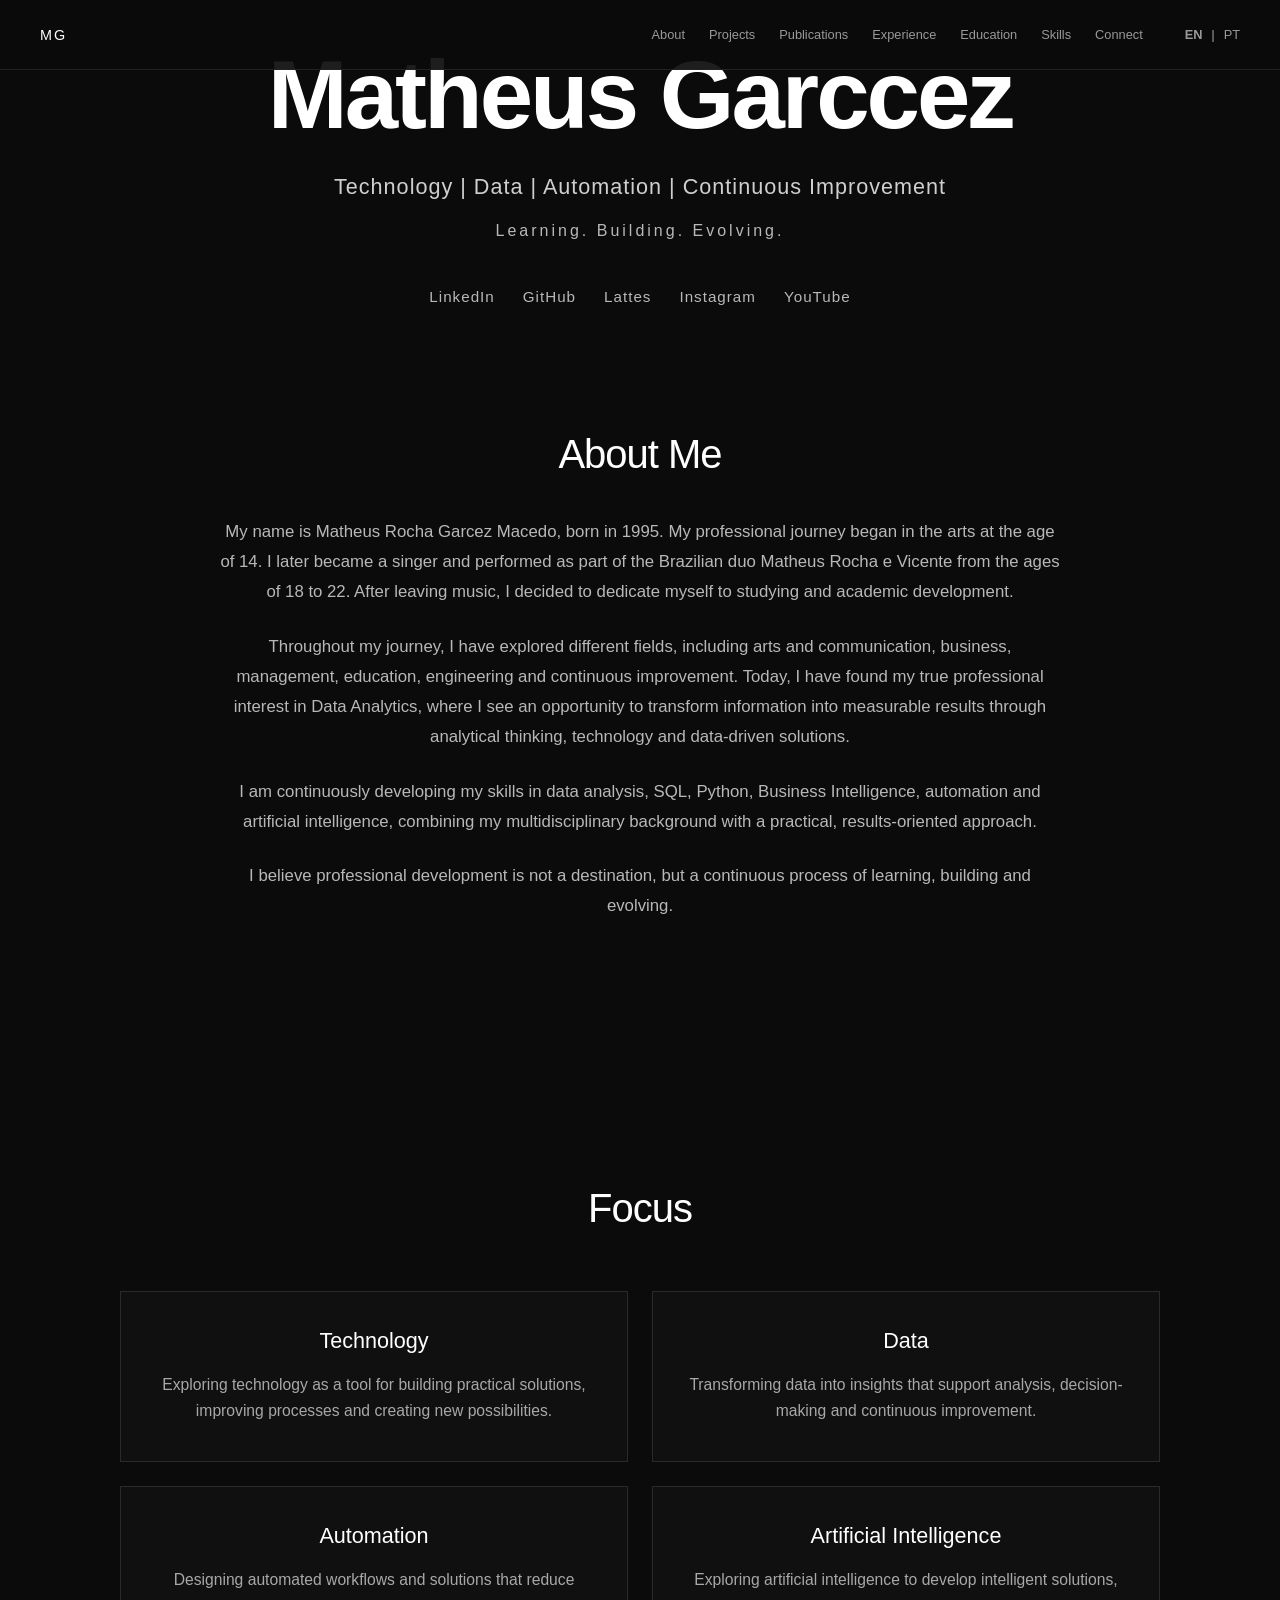
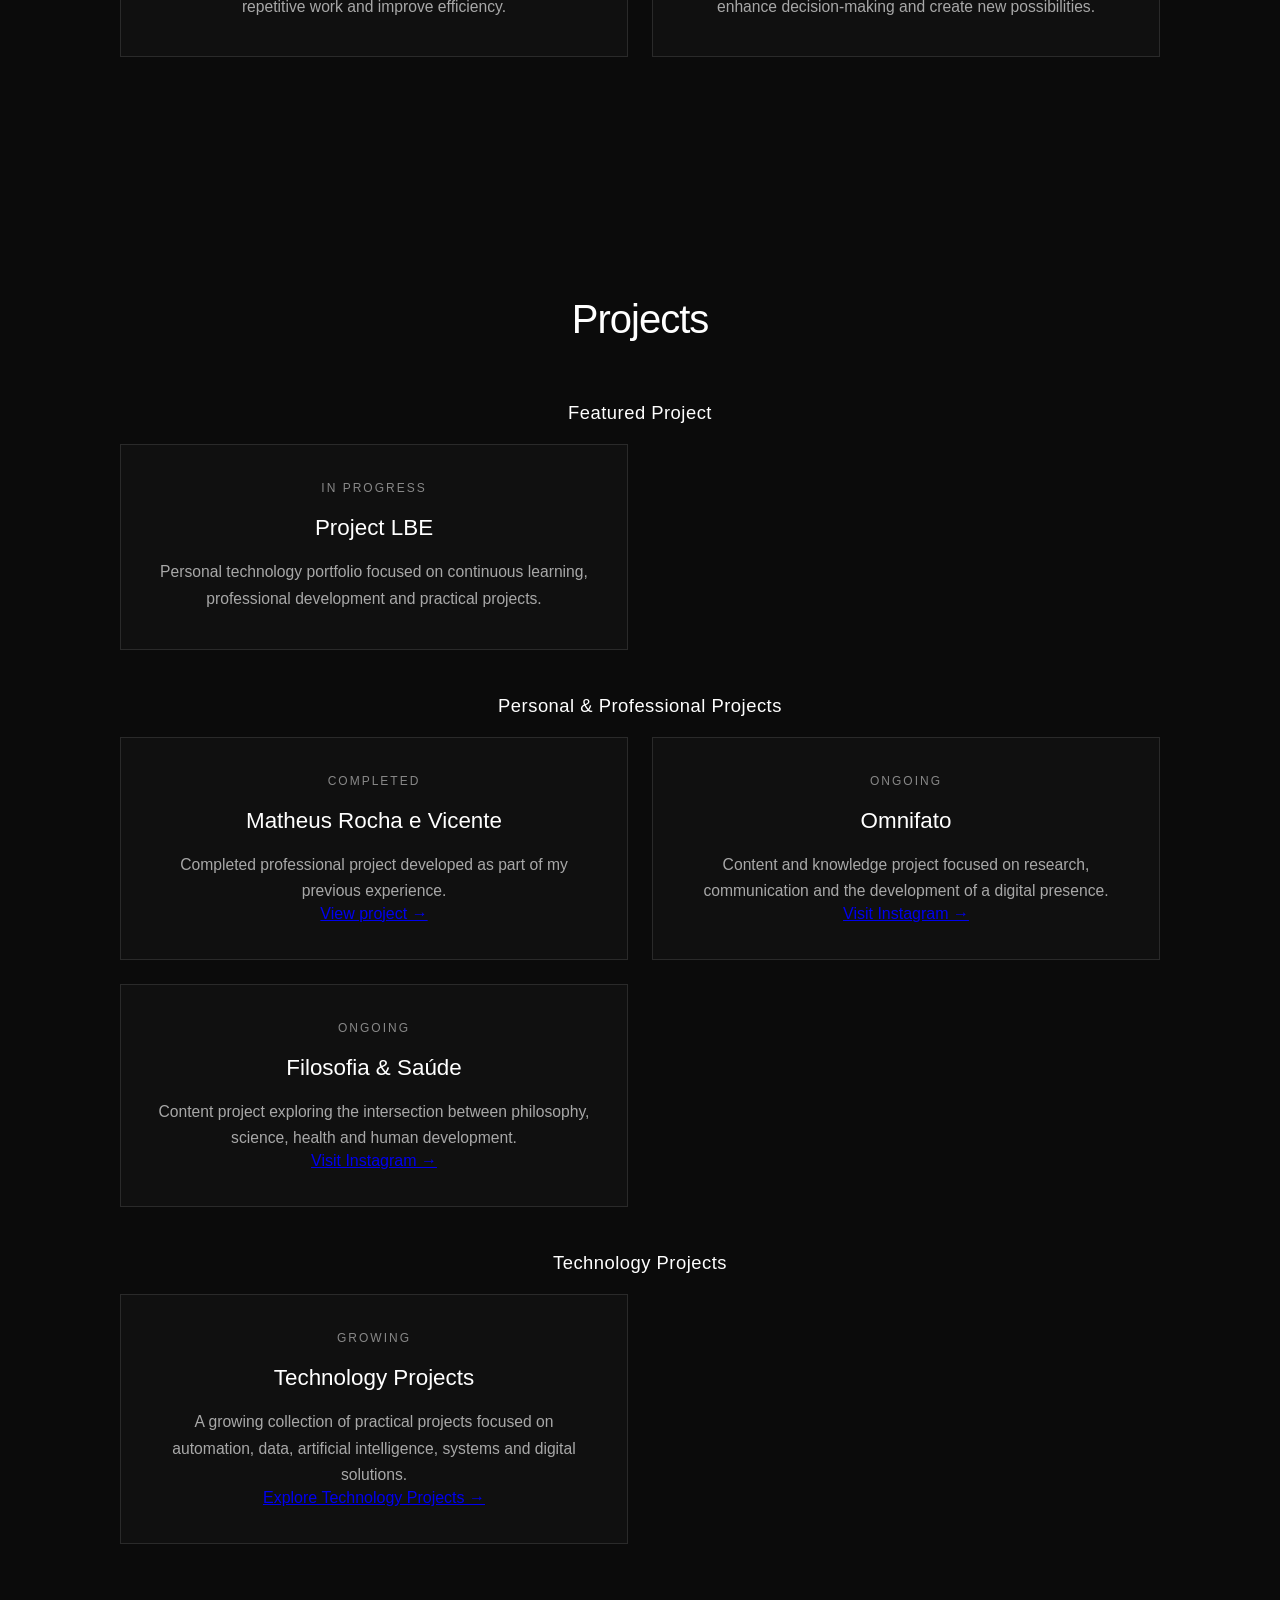
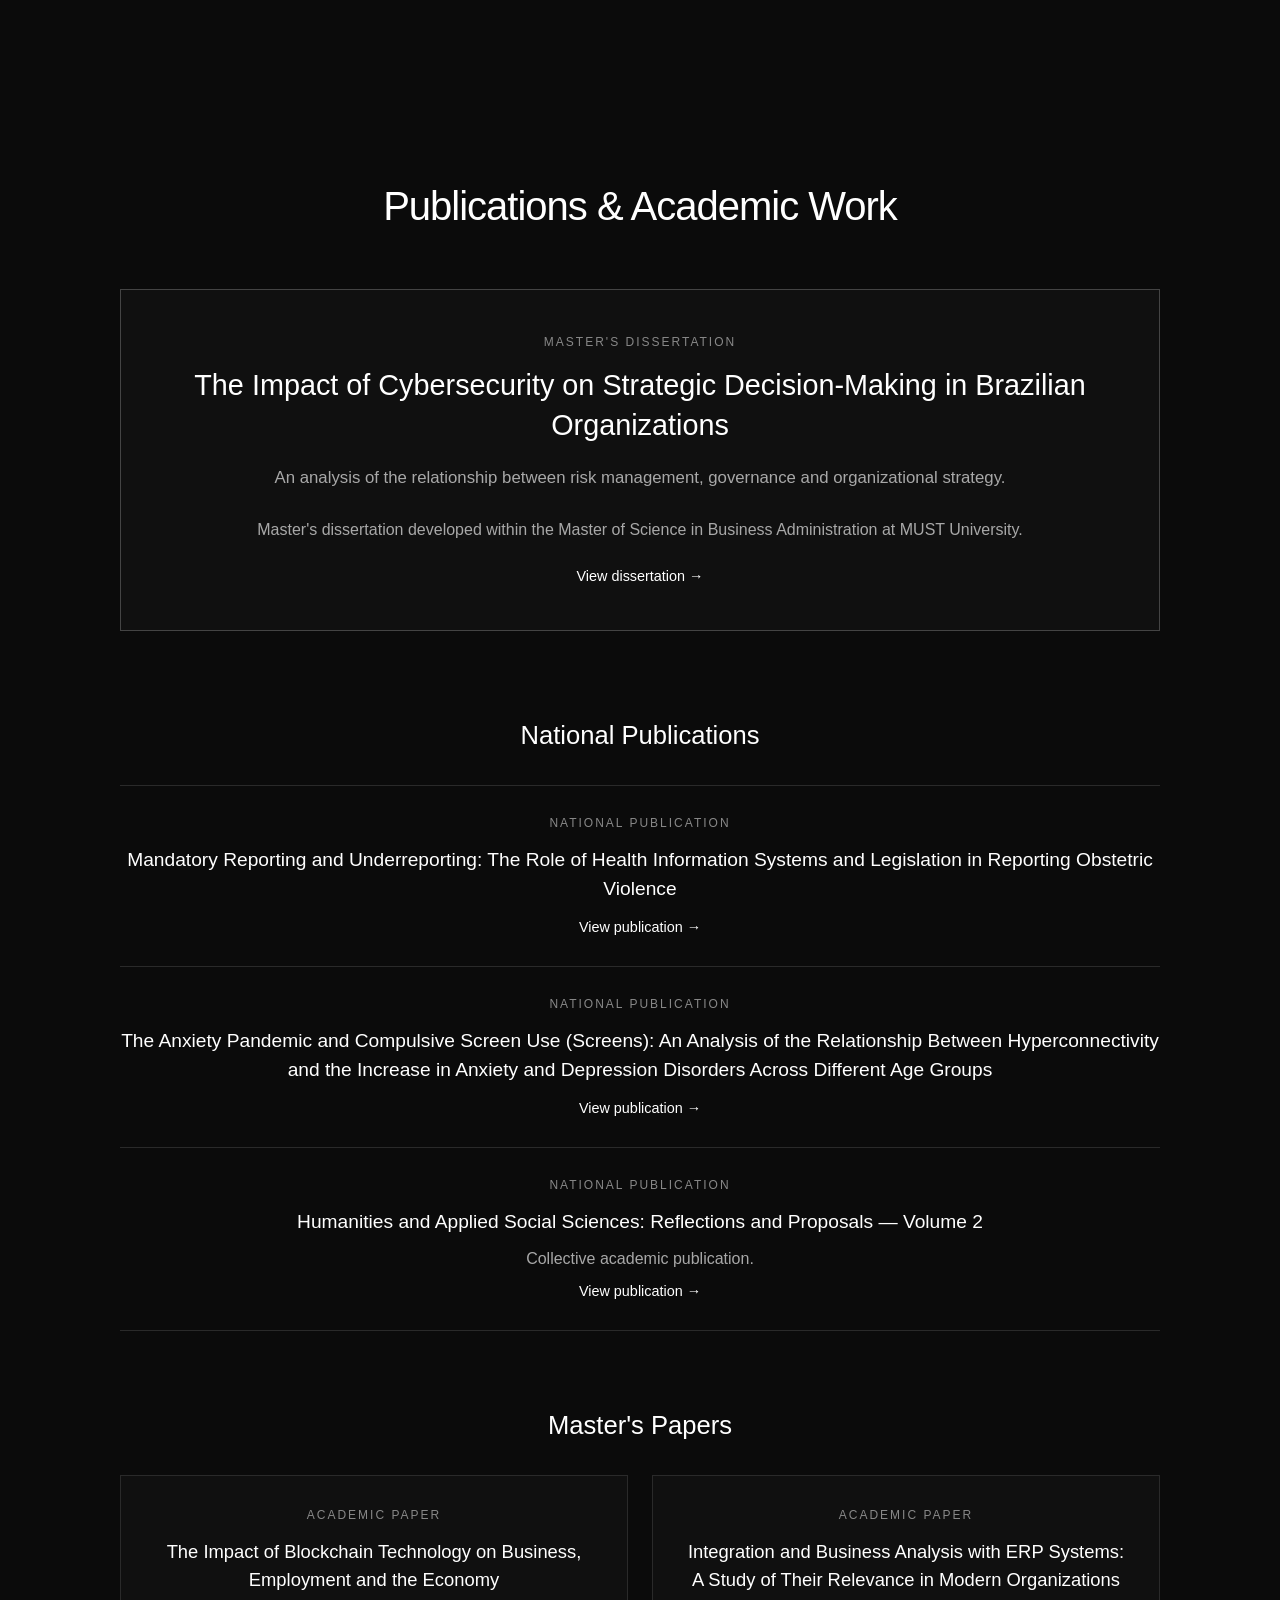
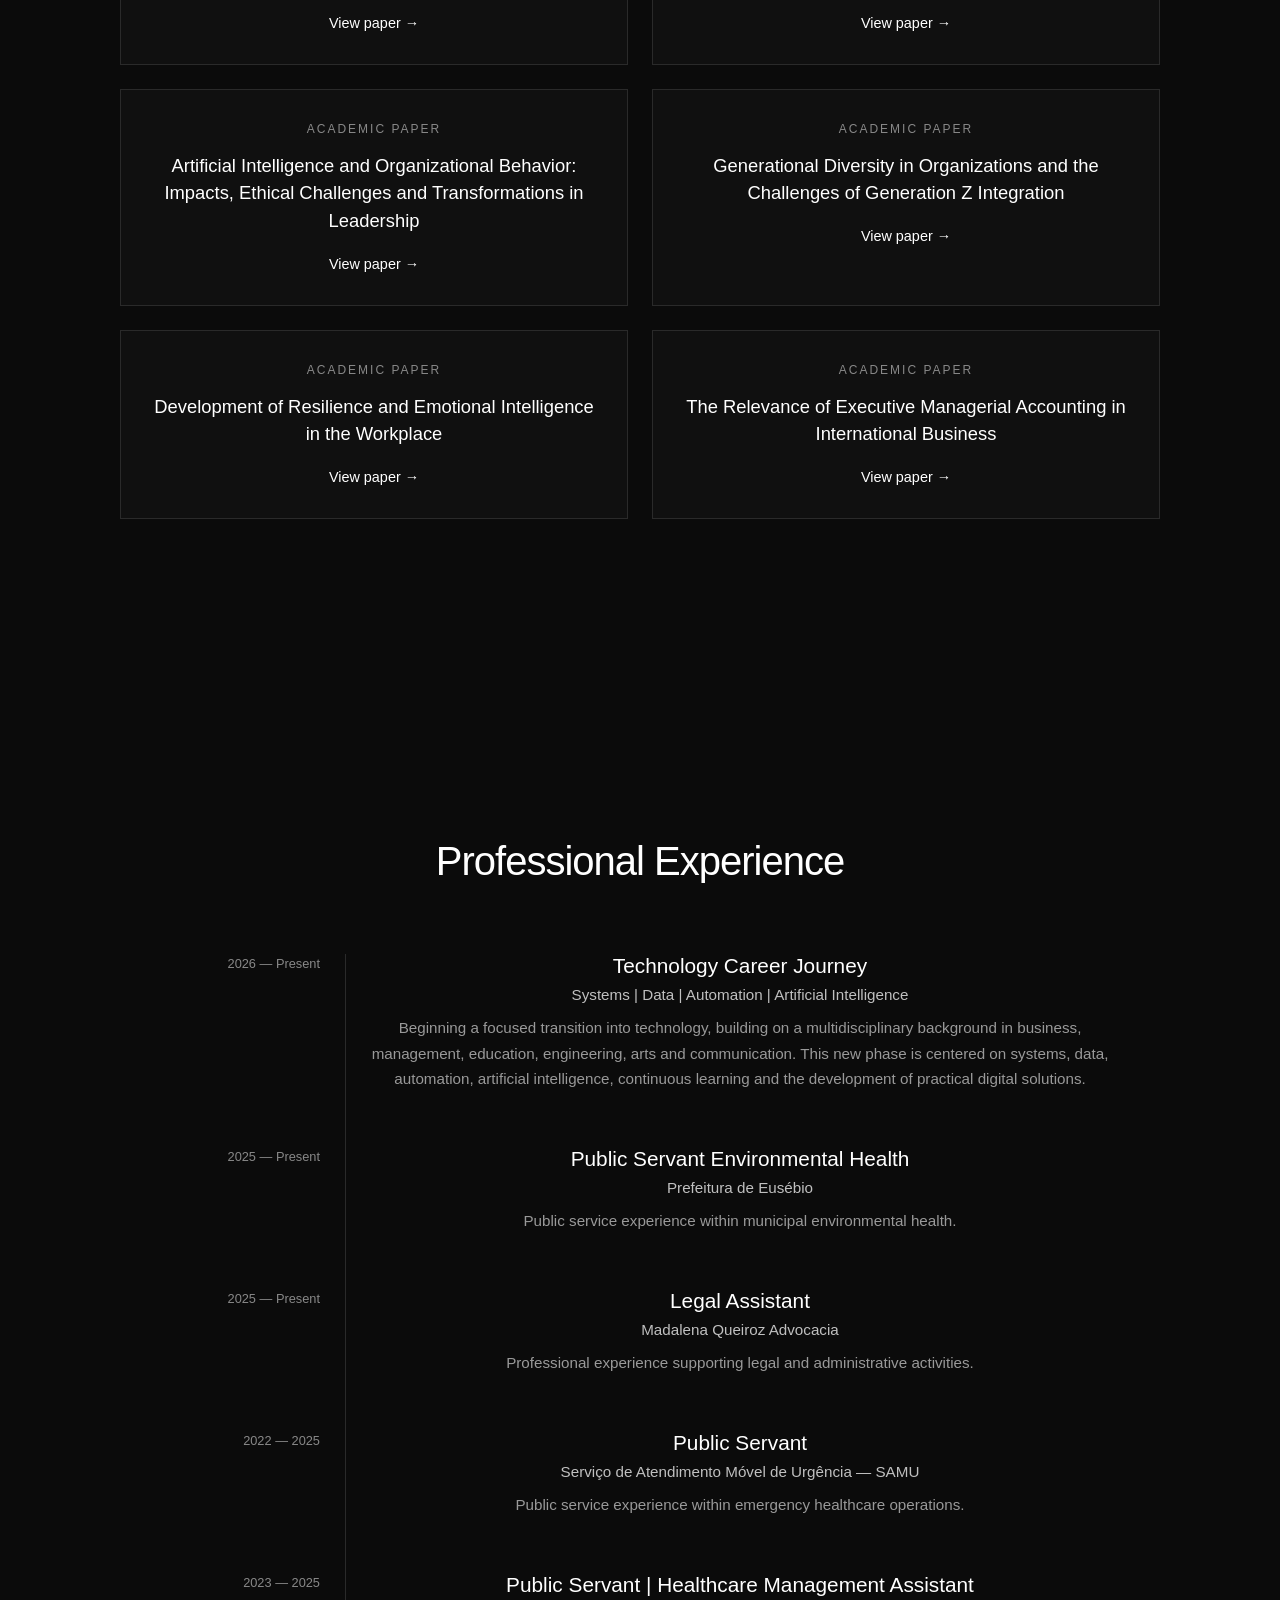
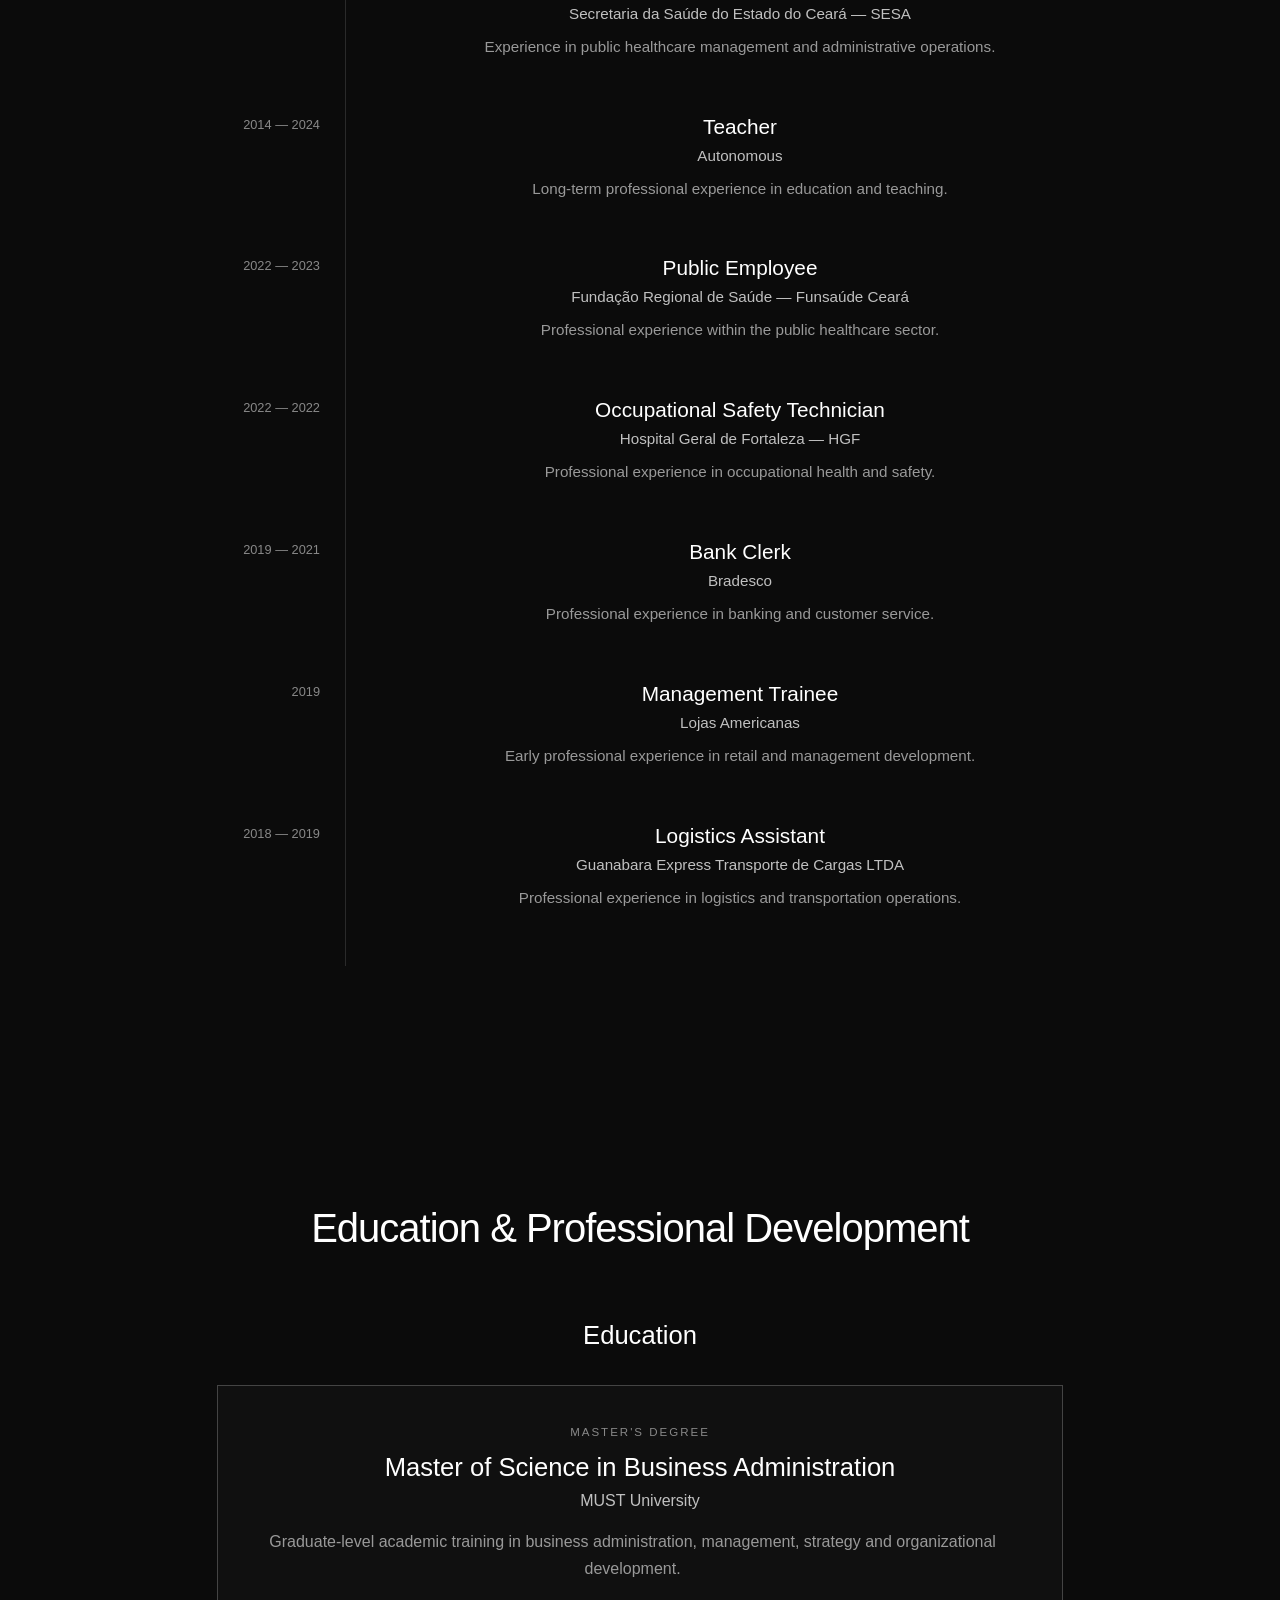
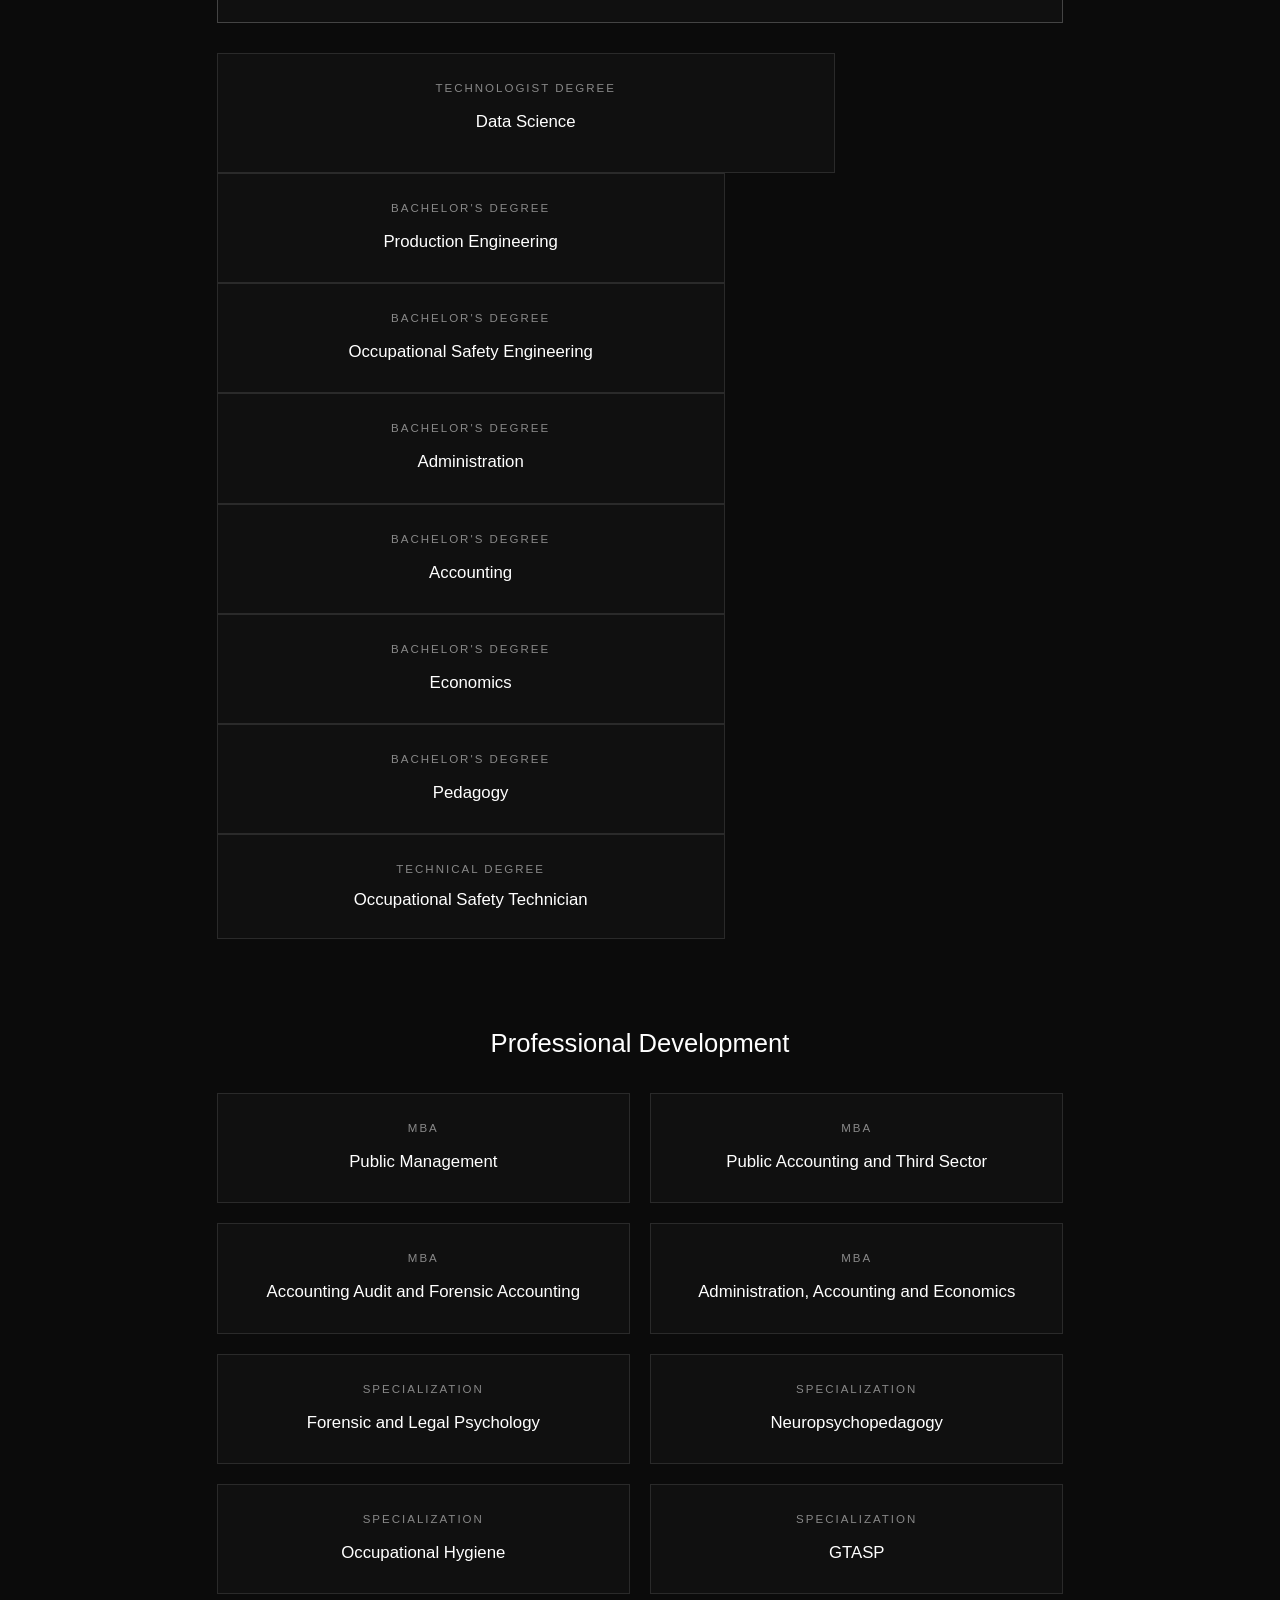
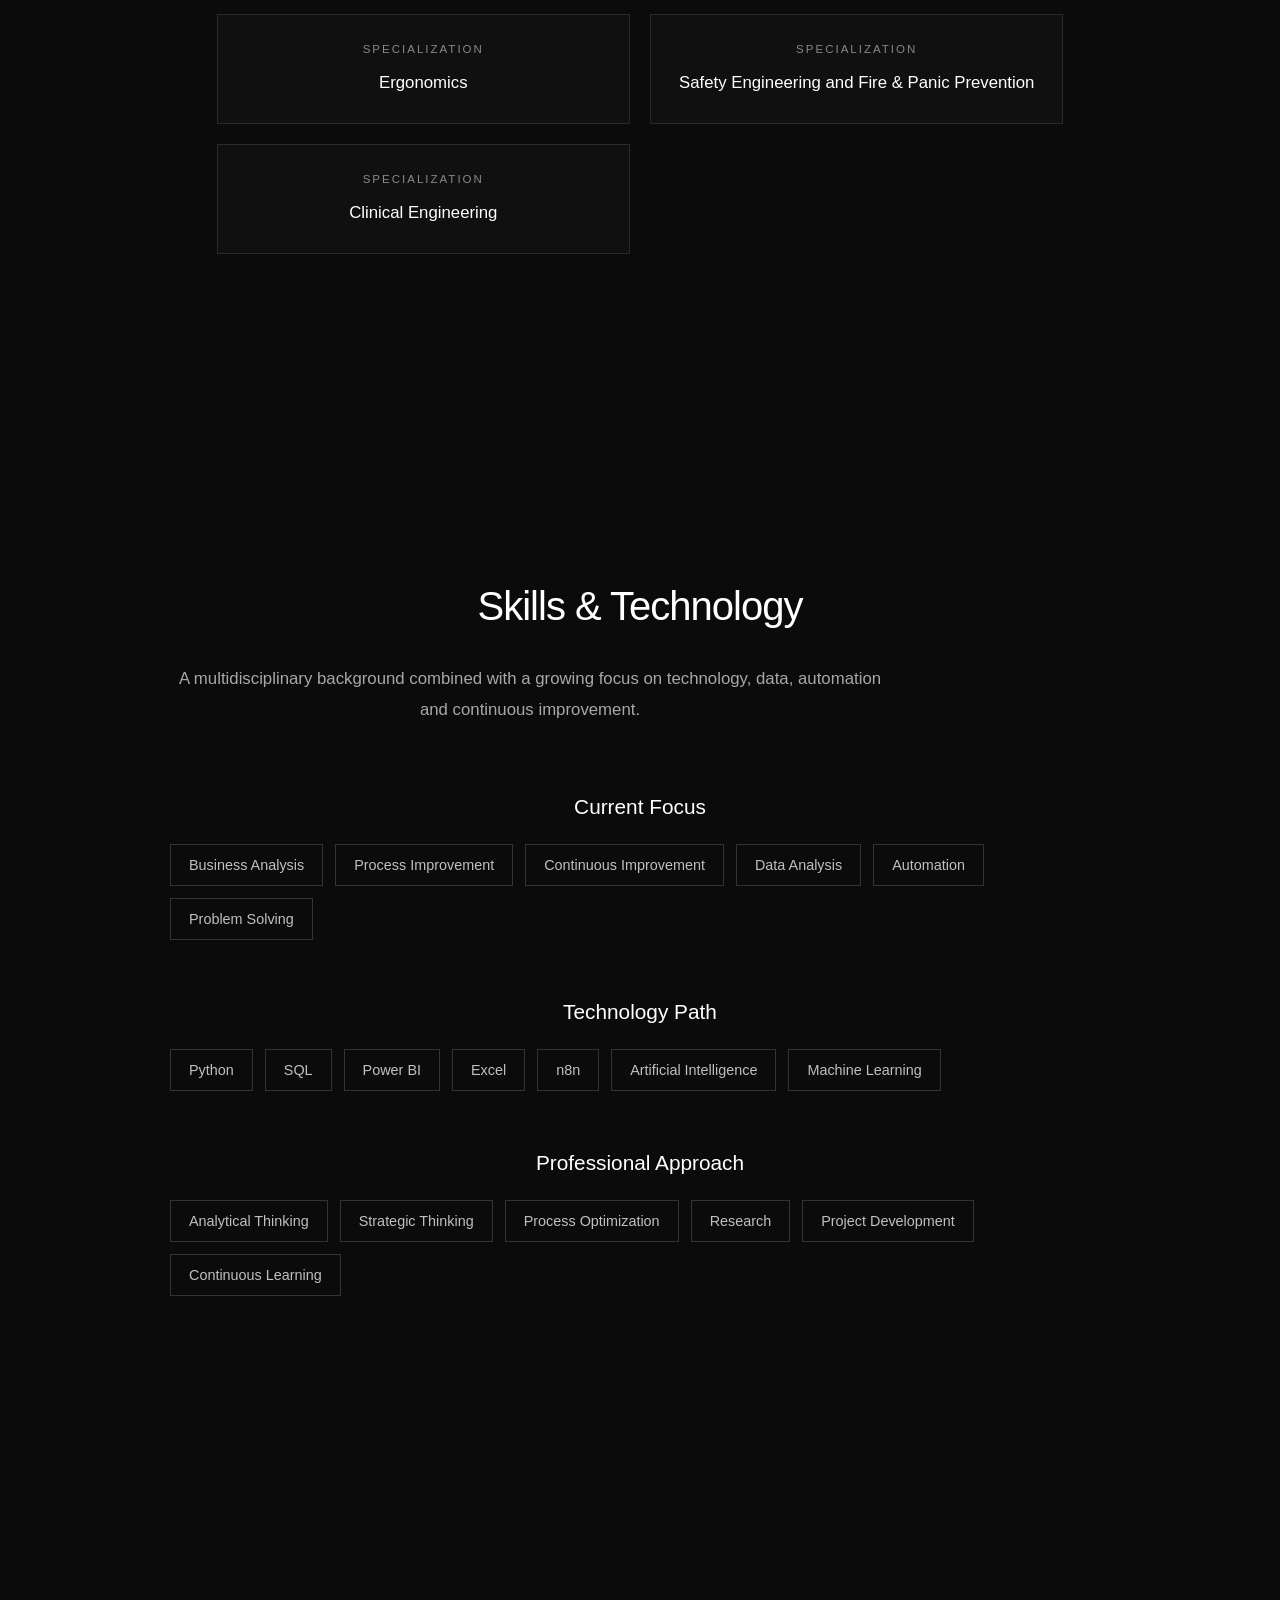
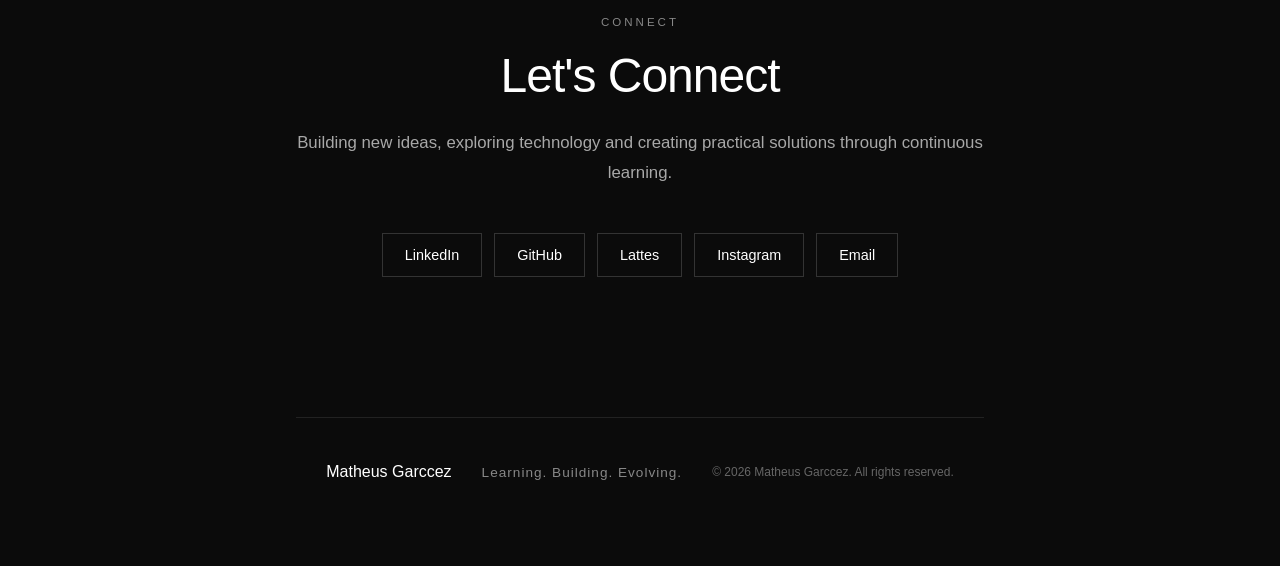
<file: index.html>
<!DOCTYPE html>
<html lang="en">
<head>
    <link rel="stylesheet" href="css/style.css">
    <meta charset="UTF-8">
    <meta name="viewport" content="width=device-width, initial-scale=1.0">
    <title>Matheus Garccez | Professional Portfolio</title>
</head>
<body>
    <nav class="navbar">

    <div class="nav-logo">
        MG
    </div>

    <div class="nav-links">

        <a href="#about">About</a>
        <a href="#projects">Projects</a>
        <a href="#publications">Publications</a>
        <a href="#experience">Experience</a>
        <a href="#education">Education</a>
        <a href="#skills">Skills</a>
        <a href="#connect">Connect</a>

        <div class="language-switch" style="margin-left: 18px; white-space: nowrap; font-size: 0.85rem;">
            <a href="index.html" style="text-decoration: none; font-weight: 700;">EN</a>
            <span style="opacity: .6; margin: 0 5px;">|</span>
            <a href="pt.html" style="text-decoration: none; font-weight: 400;">PT</a>
        </div>

    </div>

</nav>
<section id="hero">

    <h1>Matheus Garccez</h1>

    <p class="position">
        Technology | Data | Automation | Continuous Improvement
    </p>

    <p class="tagline">
        Learning. Building. Evolving.
    </p>

    <div class="hero-buttons">
    <a href="https://www.linkedin.com/in/matheusgarccez/" target="_blank">LinkedIn</a>
    <a href="https://github.com/mattgarccez/Matheus-Garccez-Portfolio" target="_blank">GitHub</a>
    <a href="https://lattes.cnpq.br/0379543158382217" target="_blank">Lattes</a>
    <a href="https://www.instagram.com/mattgarccez/" target="_blank">Instagram</a>
    <a href="https://www.youtube.com/@mattgarccez" target="_blank">YouTube</a>
</div>


<section id="about">

    <h2>About Me</h2>

    <p>
        My name is Matheus Rocha Garcez Macedo, born in 1995. My professional journey began in the arts at the age of 14. I later became a singer and performed as part of the Brazilian duo Matheus Rocha e Vicente from the ages of 18 to 22. After leaving music, I decided to dedicate myself to studying and academic development.
    </p>

    <p>
        Throughout my journey, I have explored different fields, including arts and communication, business, management, education, engineering and continuous improvement. Today, I have found my true professional interest in Data Analytics, where I see an opportunity to transform information into measurable results through analytical thinking, technology and data-driven solutions.
    </p>

    <p>
        I am continuously developing my skills in data analysis, SQL, Python, Business Intelligence, automation and artificial intelligence, combining my multidisciplinary background with a practical, results-oriented approach.
    </p>

    <p>
        I believe professional development is not a destination, but a continuous process of learning, building and evolving.
    </p>

</section>

<section id="focus">

    <h2>Focus</h2>

    <div class="focus-grid">

        <div class="focus-card">
            <h3>Technology</h3>
            <p>
                Exploring technology as a tool for building practical solutions, improving processes and creating new possibilities.
            </p>
        </div>

        <div class="focus-card">
            <h3>Data</h3>
            <p>
                Transforming data into insights that support analysis, decision-making and continuous improvement.
            </p>
        </div>

        <div class="focus-card">
            <h3>Automation</h3>
            <p>
                Designing automated workflows and solutions that reduce repetitive work and improve efficiency.
            </p>
        </div>
        <div class="focus-card">
            <h3>Artificial Intelligence</h3>
            <p>
                Exploring artificial intelligence to develop intelligent solutions, enhance decision-making and create new possibilities.
           </p>
        </div>

    </div>

</section>
<section id="projects">

    <h2>Projects</h2>

    <h3 class="project-group-title">Featured Project</h3>

<div class="projects-grid">

    <a href="https://github.com/mattgarccez/Matheus-Garccez-Portfolio/tree/main/01-Tech/01-Projects" target="_blank" rel="noopener" style="text-decoration: none; color: inherit;">
    <article class="project-card">
        <span class="project-status">In Progress</span>
        <h3>Project LBE</h3>
        <p>
            Personal technology portfolio focused on continuous learning, professional development and practical projects.
        </p>
    </article>
</a>

    </div>

    <h3 class="project-group-title">Personal &amp; Professional Projects</h3>

    <div class="projects-grid">

        <article class="project-card">
            <span class="project-status">Completed</span>
            <h3>Matheus Rocha e Vicente</h3>
            <p>
                Completed professional project developed as part of my previous experience.
            </p><a href="https://www.facebook.com/matheusrochaevicente/" target="_blank">
    View project →
</a>
        </article>

        <article class="project-card">
            <span class="project-status">Ongoing</span>
            <h3>Omnifato</h3>
            <p>
                Content and knowledge project focused on research, communication and the development of a digital presence.
            </p><a href="https://www.instagram.com/omnifato/" target="_blank">
    Visit Instagram →
</a>
        </article>

        <article class="project-card">
            <span class="project-status">Ongoing</span>
            <h3>Filosofia &amp; Saúde</h3>
            <p>
                Content project exploring the intersection between philosophy, science, health and human development.
            </p><a href="https://www.instagram.com/filosofiaesaude/" target="_blank">
    Visit Instagram →
</a>
        </article>

    </div>

    <h3 class="project-group-title">Technology Projects</h3>

    <div class="projects-grid">

        <article class="project-card">
            <span class="project-status">Growing</span>
            <h3>Technology Projects</h3>
            <p>
                A growing collection of practical projects focused on automation, data, artificial intelligence, systems and digital solutions.
            </p>
            <a href="https://github.com/mattgarccez/Matheus-Garccez-Portfolio/tree/main/01-Tech" target="_blank">
                Explore Technology Projects →
            </a>
        </article>

    </div>

</section>
<section id="publications">

    <h2>Publications &amp; Academic Work</h2>

    <div class="featured-research">

        <span class="publication-type">Master's Dissertation</span>

        <h3>
            The Impact of Cybersecurity on Strategic Decision-Making in Brazilian Organizations
        </h3>

        <p class="research-subtitle">
            An analysis of the relationship between risk management,
            governance and organizational strategy.
        </p>

        <p>
            Master's dissertation developed within the Master of Science
            in Business Administration at MUST University.
        </p>

        <a href="02-Academic/03-Dissertation/Dissertation%20-%20Msc%20Business%20Administration.pdf" target="_blank">View dissertation →</a>

    </div>


    <div class="academic-group">

        <h3 class="group-title">National Publications</h3>

        <div class="academic-list">

            <article class="academic-item">

                <span class="publication-type">National Publication</span>

                <h4>
                Mandatory Reporting and Underreporting:
                The Role of Health Information Systems and Legislation
                in Reporting Obstetric Violence
               </h4>

                <a href="02-Academic/02-Publications/Mandatory%20Reporting%20and%20Underreporting.pdf.pdf" target="_blank">View publication →</a>

            </article>


            <article class="academic-item">

                <span class="publication-type">National Publication</span>

                <h4>
                The Anxiety Pandemic and Compulsive Screen Use (Screens):
                An Analysis of the Relationship Between Hyperconnectivity
                and the Increase in Anxiety and Depression Disorders Across
                Different Age Groups
                </h4>

                <a href="02-Academic/02-Publications/Anxiety%20Pandemic%20and%20Compulsive%20Screen%20Use.pdf.pdf" target="_blank">View publication →</a>
            </article>


            <article class="academic-item">

                <span class="publication-type">National Publication</span>

                <h4>
                    Humanities and Applied Social Sciences:
                    Reflections and Proposals — Volume 2
                </h4>

                <p>
                    Collective academic publication.
                </p>

                <a href="02-Academic/02-Publications/Impact%20of%20E-Commerce%20on%20Local%20Economy.pdf.pdf" target="_blank">View publication →</a>

            </article>

        </div>

    </div>


    <div class="academic-group">

        <h3 class="group-title">Master's Papers</h3>

        <div class="papers-grid">


            <article class="paper-card">

                <span class="publication-type">Academic Paper</span>

                <h4>
                    The Impact of Blockchain Technology on Business,
                    Employment and the Economy
                </h4>

                <a href="02-Academic/01-Research/01-MSc-Papers/The%20Impact%20of%20Blockchain%20on%20Business%2C%20Employment%20and%20the%20Economy.pdf" target="_blank">View paper →</a>

            </article>


            <article class="paper-card">

                <span class="publication-type">Academic Paper</span>

                <h4>
                    Integration and Business Analysis with ERP Systems:
                    A Study of Their Relevance in Modern Organizations
                </h4>

                <a href="02-Academic/01-Research/01-MSc-Papers/ERP%20Systems%20and%20Business%20Analysis.pdf" target="_blank">View paper →</a>

            </article>


            <article class="paper-card">

                <span class="publication-type">Academic Paper</span>

                <h4>
                    Artificial Intelligence and Organizational Behavior:
                    Impacts, Ethical Challenges and Transformations in Leadership
                </h4>

                <a href="02-Academic/01-Research/01-MSc-Papers/Artificial%20Intelligence%20and%20Organizational%20Behavior.pdf" target="_blank">View paper →</a>

            </article>


            <article class="paper-card">

                <span class="publication-type">Academic Paper</span>

                <h4>
                    Generational Diversity in Organizations and the Challenges
                    of Generation Z Integration
                </h4>

                <a href="02-Academic/01-Research/01-MSc-Papers/Generational%20Diversity%20and%20Generation%20Z%20in%20Organizations.pdf" target="_blank">View paper →</a>

            </article>


            <article class="paper-card">

                <span class="publication-type">Academic Paper</span>

                <h4>
                    Development of Resilience and Emotional Intelligence
                    in the Workplace
                </h4>

                <a href="02-Academic/01-Research/01-MSc-Papers/Resilience%20and%20Emotional%20Intelligence%20in%20the%20Workplace.pdf" target="_blank">View paper →</a>

            </article>


            <article class="paper-card">

                <span class="publication-type">Academic Paper</span>

                <h4>
                    The Relevance of Executive Managerial Accounting
                    in International Business
                </h4>

                <a href="02-Academic/01-Research/01-MSc-Papers/Executive%20Managerial%20Accounting%20in%20International%20Business.pdf" target="_blank">View paper →</a>

            </article>


        </div>

    </div>

</section>
<section id="experience">

    <h2>Professional Experience</h2>

    <div class="experience-timeline">

        <article class="experience-item">
            <span class="experience-period">2026 — Present</span>

            <div class="experience-content">
                <h3>Technology Career Journey</h3>
                <h4>Systems | Data | Automation | Artificial Intelligence</h4>
                <p>
                    Beginning a focused transition into technology, building on a multidisciplinary
                    background in business, management, education, engineering, arts and communication.
                    This new phase is centered on systems, data, automation, artificial intelligence,
                    continuous learning and the development of practical digital solutions.
                </p>
            </div>
        </article>


        <article class="experience-item">
            <span class="experience-period">2025 — Present</span>

            <div class="experience-content">
                <h3>Public Servant Environmental Health</h3>
                <h4>Prefeitura de Eusébio</h4>
                <p>
                    Public service experience within municipal environmental health.
                </p>
            </div>
        </article>


        <article class="experience-item">
            <span class="experience-period">2025 — Present</span>

            <div class="experience-content">
                <h3>Legal Assistant</h3>
                <h4>Madalena Queiroz Advocacia</h4>
                <p>
                    Professional experience supporting legal and administrative activities.
                </p>
            </div>
        </article>


        <article class="experience-item">
            <span class="experience-period">2022 — 2025</span>

            <div class="experience-content">
                <h3>Public Servant</h3>
                <h4>Serviço de Atendimento Móvel de Urgência — SAMU</h4>
                <p>
                    Public service experience within emergency healthcare operations.
                </p>
            </div>
        </article>


        <article class="experience-item">
            <span class="experience-period">2023 — 2025</span>

            <div class="experience-content">
                <h3>Public Servant | Healthcare Management Assistant</h3>
                <h4>Secretaria da Saúde do Estado do Ceará — SESA</h4>
                <p>
                    Experience in public healthcare management and administrative operations.
                </p>
            </div>
        </article>


        <article class="experience-item">
            <span class="experience-period">2014 — 2024</span>

            <div class="experience-content">
                <h3>Teacher</h3>
                <h4>Autonomous</h4>
                <p>
                    Long-term professional experience in education and teaching.
                </p>
            </div>
        </article>


        <article class="experience-item">
            <span class="experience-period">2022 — 2023</span>

            <div class="experience-content">
                <h3>Public Employee</h3>
                <h4>Fundação Regional de Saúde — Funsaúde Ceará</h4>
                <p>
                    Professional experience within the public healthcare sector.
                </p>
            </div>
        </article>


        <article class="experience-item">
            <span class="experience-period">2022 — 2022</span>

            <div class="experience-content">
                <h3>Occupational Safety Technician</h3>
                <h4>Hospital Geral de Fortaleza — HGF</h4>
                <p>
                    Professional experience in occupational health and safety.
                </p>
            </div>
        </article>


        <article class="experience-item">
            <span class="experience-period">2019 — 2021</span>

            <div class="experience-content">
                <h3>Bank Clerk</h3>
                <h4>Bradesco</h4>
                <p>
                    Professional experience in banking and customer service.
                </p>
            </div>
        </article>


        <article class="experience-item">
            <span class="experience-period">2019</span>

            <div class="experience-content">
                <h3>Management Trainee</h3>
                <h4>Lojas Americanas</h4>
                <p>
                    Early professional experience in retail and management development.
                </p>
            </div>
        </article>


        <article class="experience-item">
            <span class="experience-period">2018 — 2019</span>

            <div class="experience-content">
                <h3>Logistics Assistant</h3>
                <h4>Guanabara Express Transporte de Cargas LTDA</h4>
                <p>
                    Professional experience in logistics and transportation operations.
                </p>
            </div>
        </article>

    </div>

</section>
<section id="education">

    <h2>Education &amp; Professional Development</h2>


    <!-- EDUCATION -->

    <div class="education-group">

        <h3 class="education-group-title">Education</h3>


        <article class="education-featured">

            <span class="education-type">Master's Degree</span>

            <h3>Master of Science in Business Administration</h3>

            <h4>MUST University</h4>

            <p>
                Graduate-level academic training in business administration,
                management, strategy and organizational development.
            </p>

        </article>


            <article class="degree-card degree-card-featured">
                <span class="education-type">Technologist Degree</span>
                <h4>Data Science</h4>
            </article>

            <article class="degree-card">
                <span class="education-type">Bachelor's Degree</span>
                <h4>Production Engineering</h4>
            </article>

            <article class="degree-card">
                <span class="education-type">Bachelor's Degree</span>
                <h4>Occupational Safety Engineering</h4>
            </article>

            <article class="degree-card">
                <span class="education-type">Bachelor's Degree</span>
                <h4>Administration</h4>
            </article>

            <article class="degree-card">
                <span class="education-type">Bachelor's Degree</span>
                <h4>Accounting</h4>
            </article>

            <article class="degree-card">
                <span class="education-type">Bachelor's Degree</span>
                <h4>Economics</h4>
            </article>

            <article class="degree-card">
                <span class="education-type">Bachelor's Degree</span>
                <h4>Pedagogy</h4>
            </article>


            <article class="technical-education">
                 <span class="education-type">Technical Degree</span>
                 <h4>Occupational Safety Technician</h4>
            </article>

    

    </div>


    <!-- PROFESSIONAL DEVELOPMENT -->

    <div class="education-group">

        <h3 class="education-group-title">
            Professional Development
        </h3>


        <div class="postgraduate-grid">

            <article class="postgraduate-card">
                <span class="education-type">MBA</span>
                <h4>Public Management</h4>
            </article>

            <article class="postgraduate-card">
                <span class="education-type">MBA</span>
                <h4>Public Accounting and Third Sector</h4>
            </article>

            <article class="postgraduate-card">
                <span class="education-type">MBA</span>
                <h4>Accounting Audit and Forensic Accounting</h4>
            </article>

            <article class="postgraduate-card">
                <span class="education-type">MBA</span>
                <h4>Administration, Accounting and Economics</h4>
            </article>


            <article class="postgraduate-card">
                <span class="education-type">Specialization</span>
                <h4>Forensic and Legal Psychology</h4>
            </article>

            <article class="postgraduate-card">
                <span class="education-type">Specialization</span>
                <h4>Neuropsychopedagogy</h4>
            </article>

            <article class="postgraduate-card">
                <span class="education-type">Specialization</span>
                <h4>Occupational Hygiene</h4>
            </article>

            <article class="postgraduate-card">
                <span class="education-type">Specialization</span>
                <h4>GTASP</h4>
            </article>

            <article class="postgraduate-card">
                <span class="education-type">Specialization</span>
                <h4>Ergonomics</h4>
            </article>

            <article class="postgraduate-card">
                <span class="education-type">Specialization</span>
                <h4>Safety Engineering and Fire &amp; Panic Prevention</h4>
            </article>

            <article class="postgraduate-card">
                <span class="education-type">Specialization</span>
                <h4>Clinical Engineering</h4>
            </article>

        </div>

    </div>

</section>
<section id="skills">

    <h2>Skills &amp; Technology</h2>

    <div class="skills-intro">

        <p>
            A multidisciplinary background combined with a growing focus
            on technology, data, automation and continuous improvement.
        </p>

    </div>


    <div class="skills-group">

        <h3>Current Focus</h3>

        <div class="skills-list">

            <span>Business Analysis</span>
            <span>Process Improvement</span>
            <span>Continuous Improvement</span>
            <span>Data Analysis</span>
            <span>Automation</span>
            <span>Problem Solving</span>

        </div>

    </div>


    <div class="skills-group">

        <h3>Technology Path</h3>

        <div class="skills-list">

            <span>Python</span>
            <span>SQL</span>
            <span>Power BI</span>
            <span>Excel</span>
            <span>n8n</span>
            <span>Artificial Intelligence</span>
            <span>Machine Learning</span>

        </div>

    </div>


    <div class="skills-group">

        <h3>Professional Approach</h3>

        <div class="skills-list">

            <span>Analytical Thinking</span>
            <span>Strategic Thinking</span>
            <span>Process Optimization</span>
            <span>Research</span>
            <span>Project Development</span>
            <span>Continuous Learning</span>

        </div>

    </div>

</section>
<section id="connect">

    <div class="connect-content">

        <span class="section-label">CONNECT</span>

        <h2>Let's Connect</h2>

        <p>
            Building new ideas, exploring technology and creating
            practical solutions through continuous learning.
        </p>


        <div class="connect-links">

            <a href="https://www.linkedin.com/in/matheusgarccez/" target="_blank">
                LinkedIn
            </a>

            <a href="https://github.com/mattgarccez/Matheus-Garccez-Portfolio" target="_blank">GitHub</a>

            <a href="https://lattes.cnpq.br/0379543158382217" target="_blank">
                Lattes
            </a>

            <a href="https://www.instagram.com/mattgarccez/" target="_blank">
                Instagram
            </a>

            <a href="mailto:mattgarccez@gmail.com">
                Email
            </a>

        </div>

    </div>

</section>
<footer>

    <div class="footer-content">

        <h3>Matheus Garccez</h3>

        <p>Learning. Building. Evolving.</p>

        <span>© 2026 Matheus Garccez. All rights reserved.</span>

    </div>

</footer>
</file>
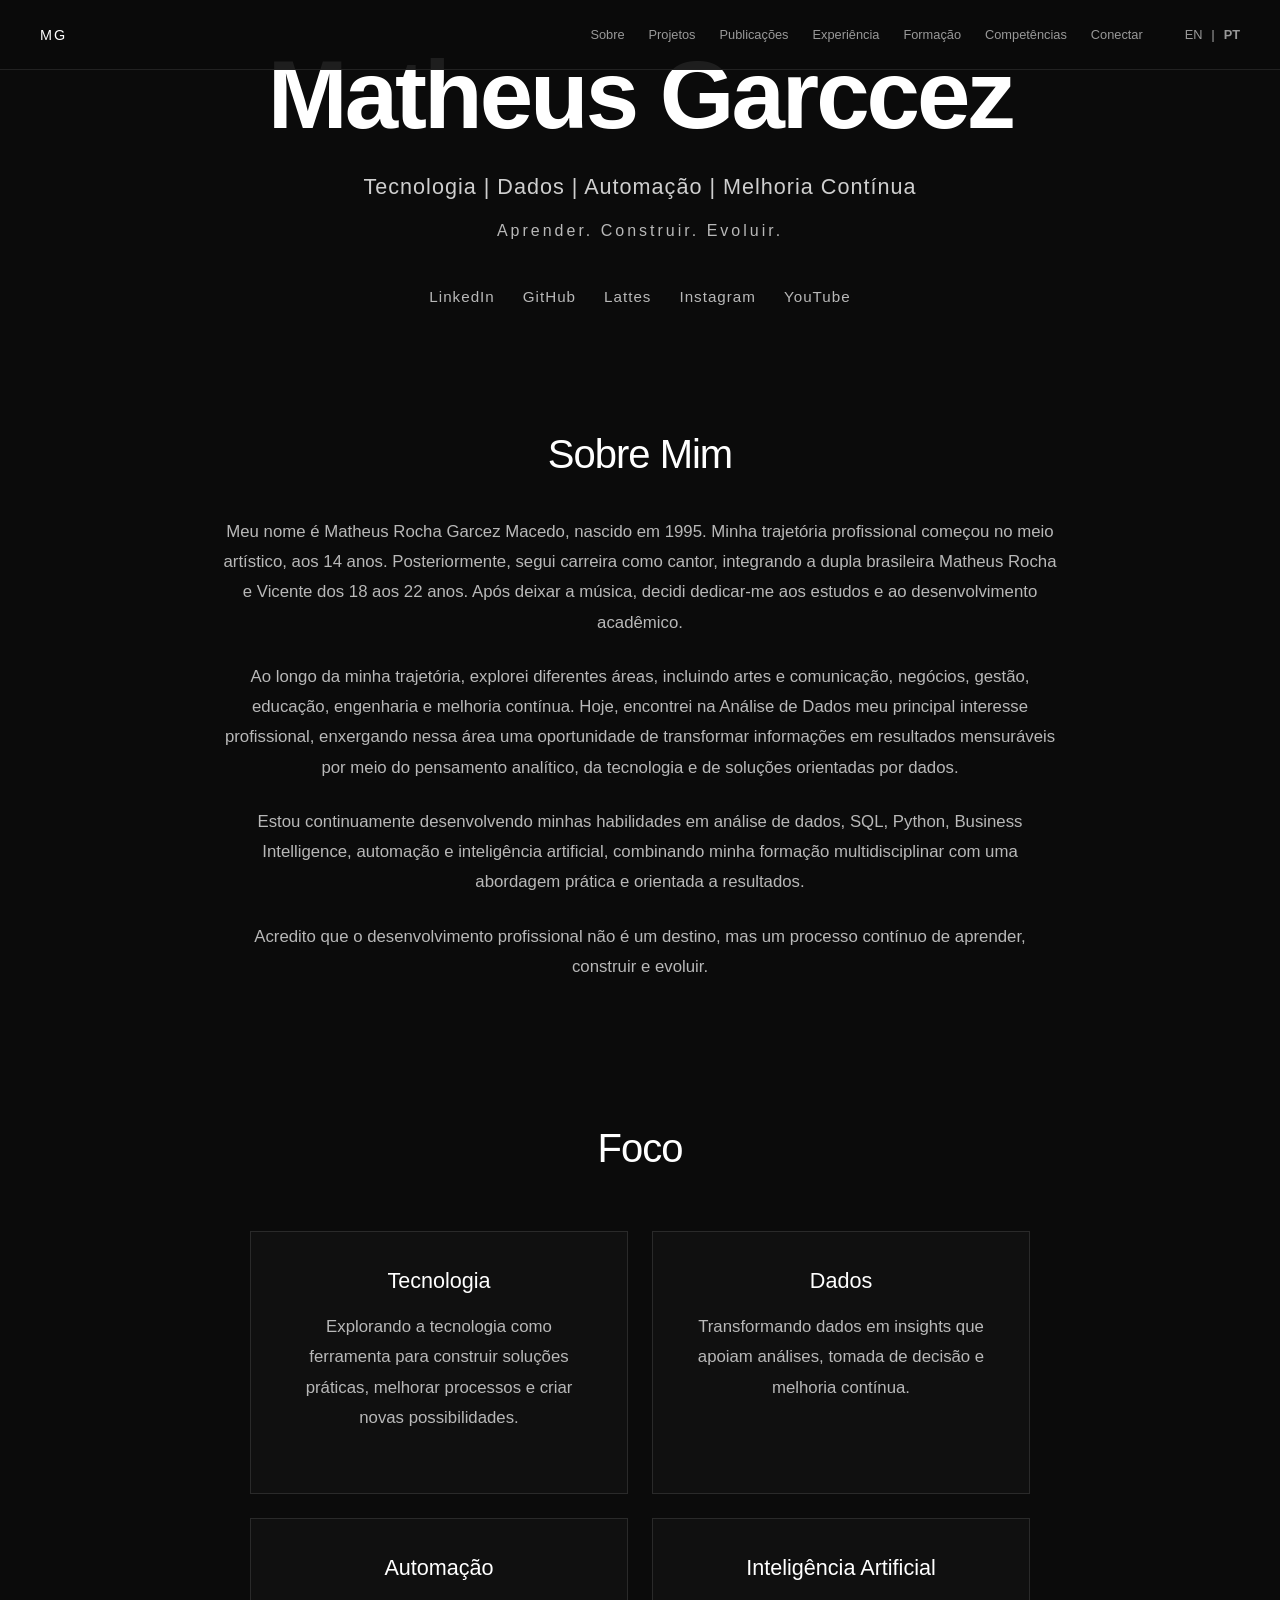
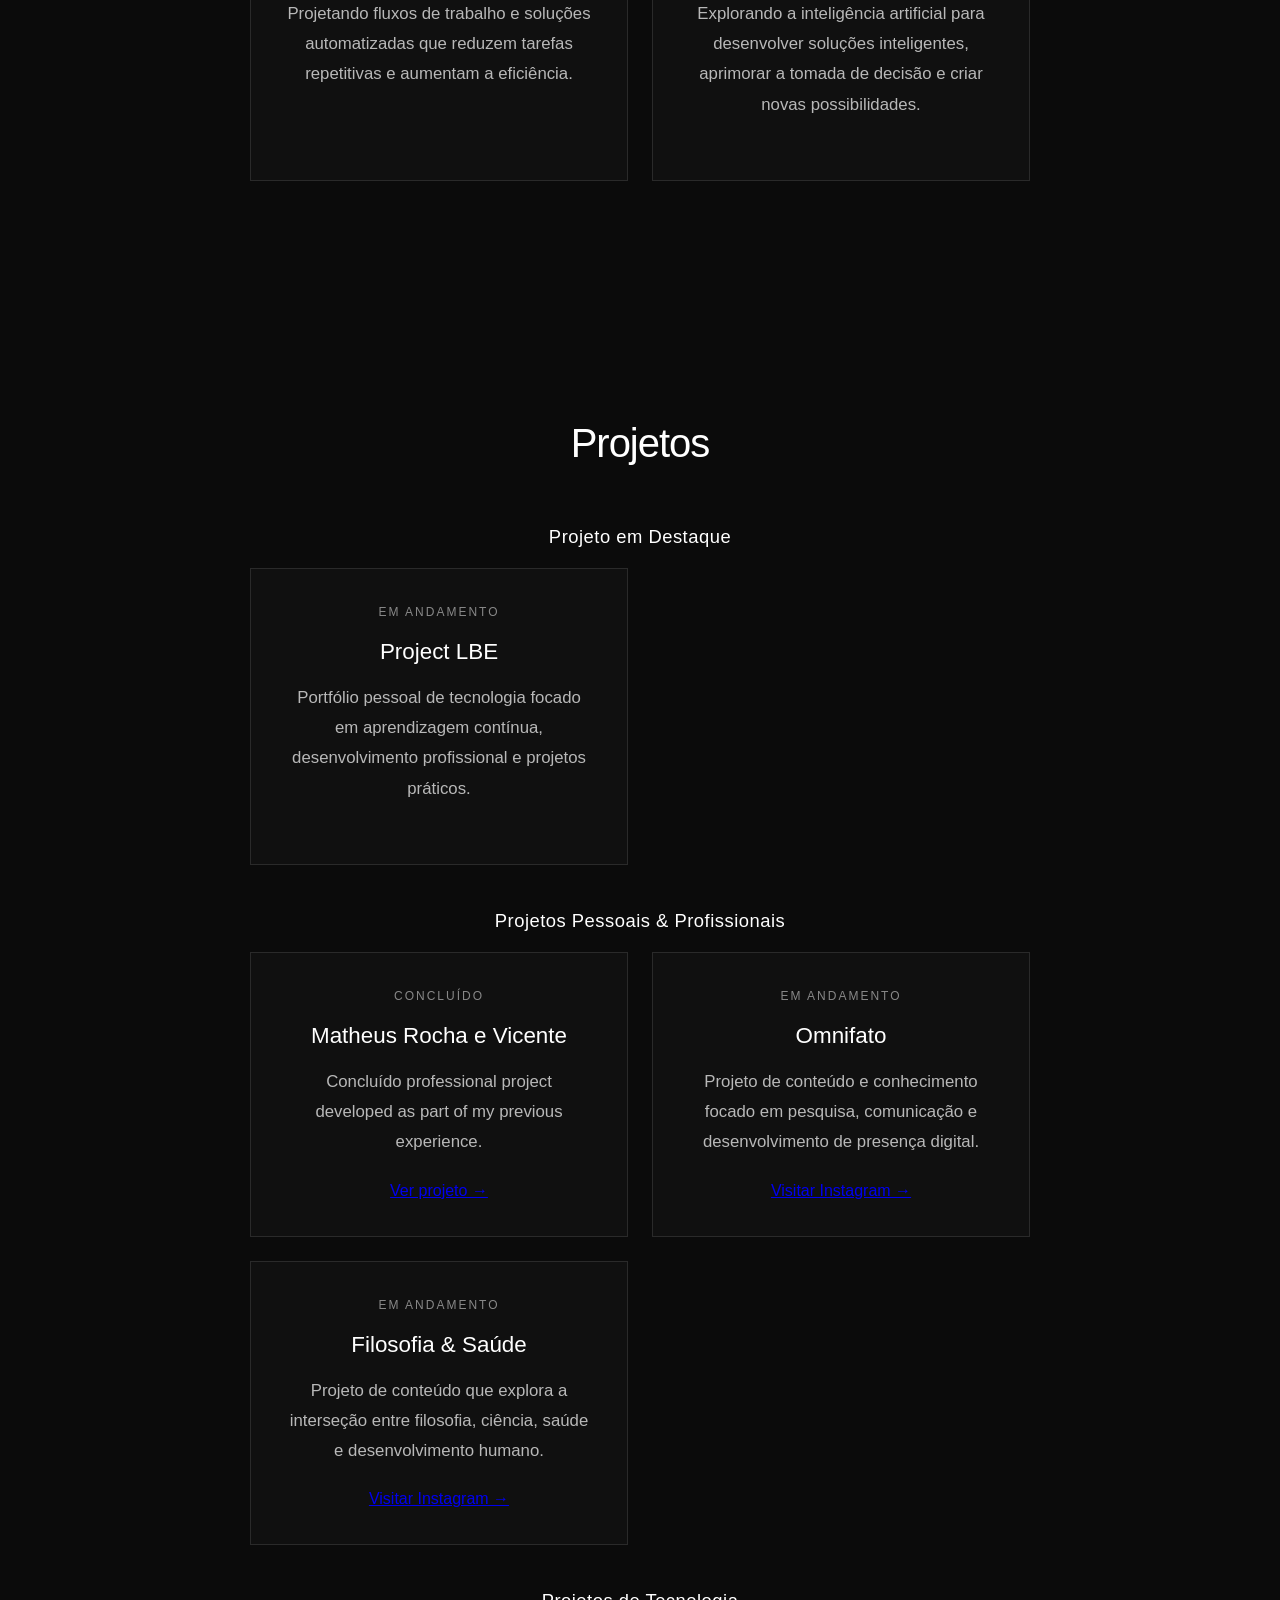
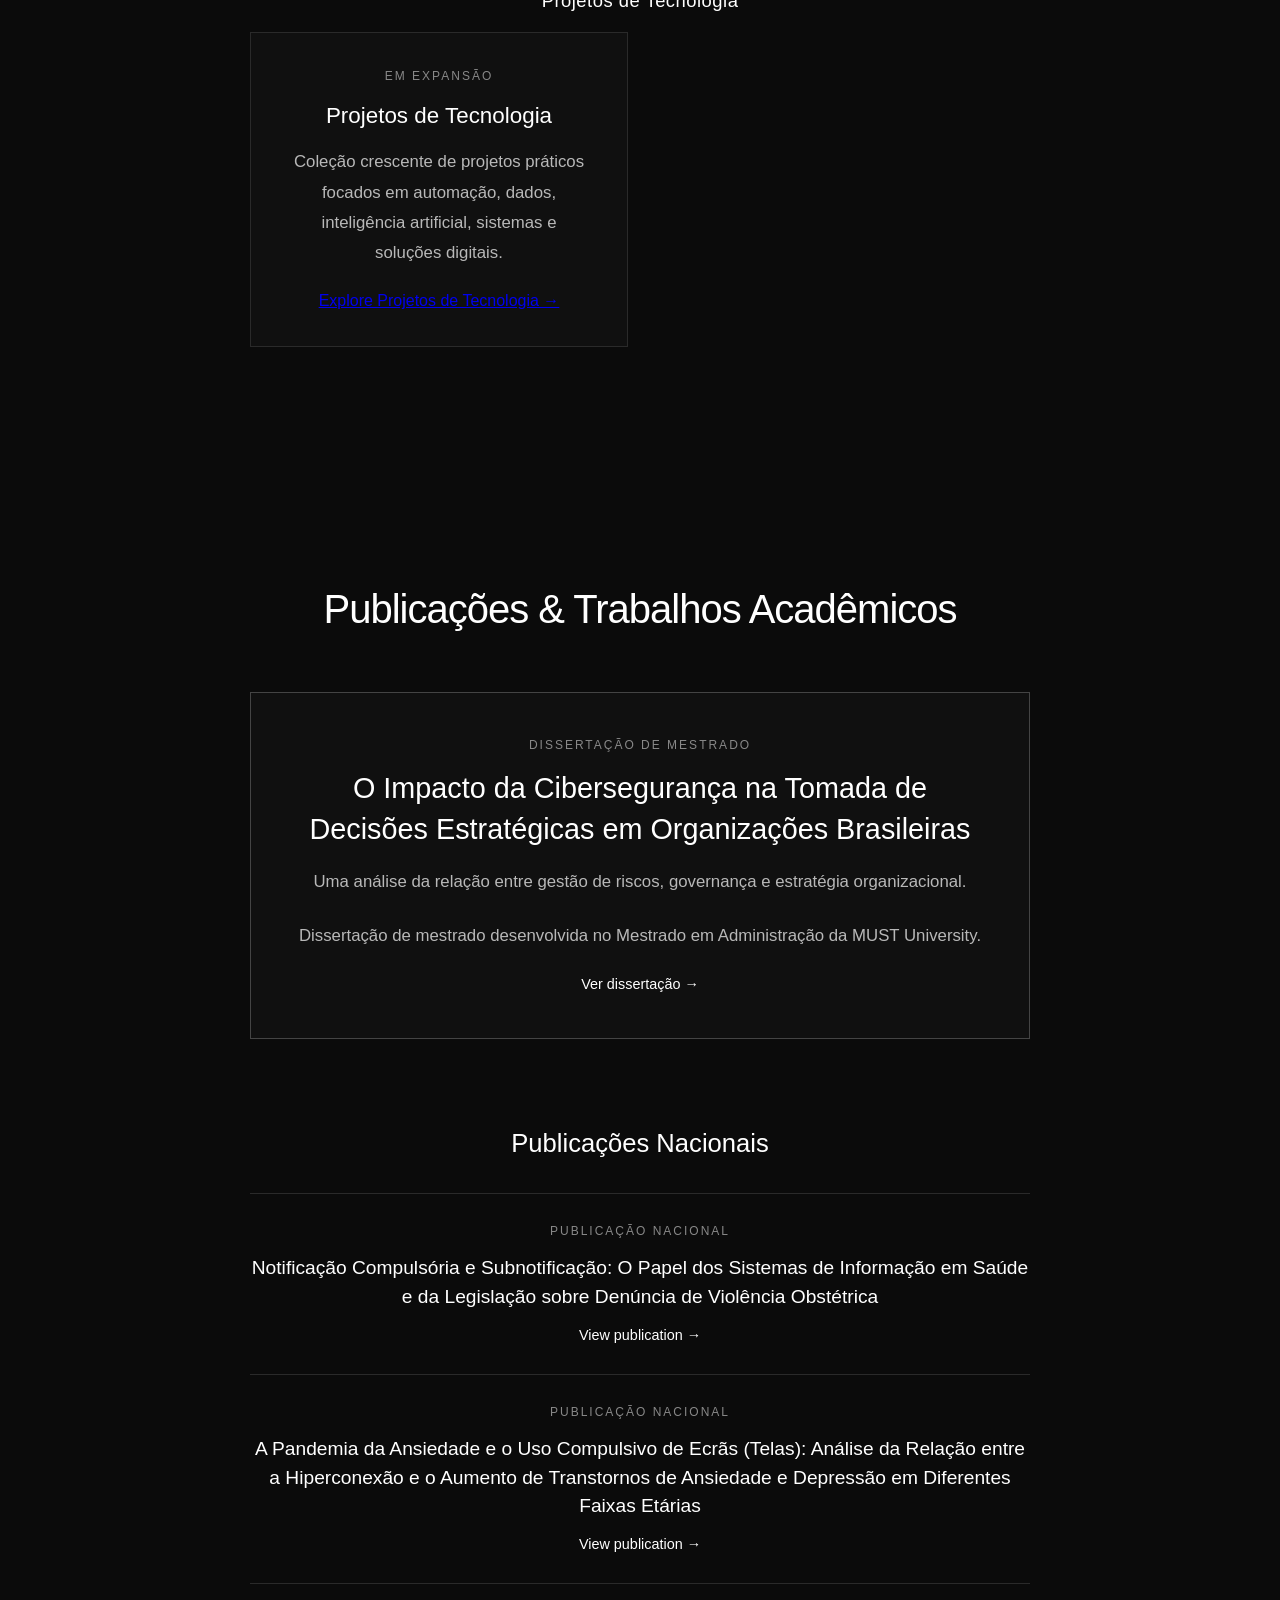
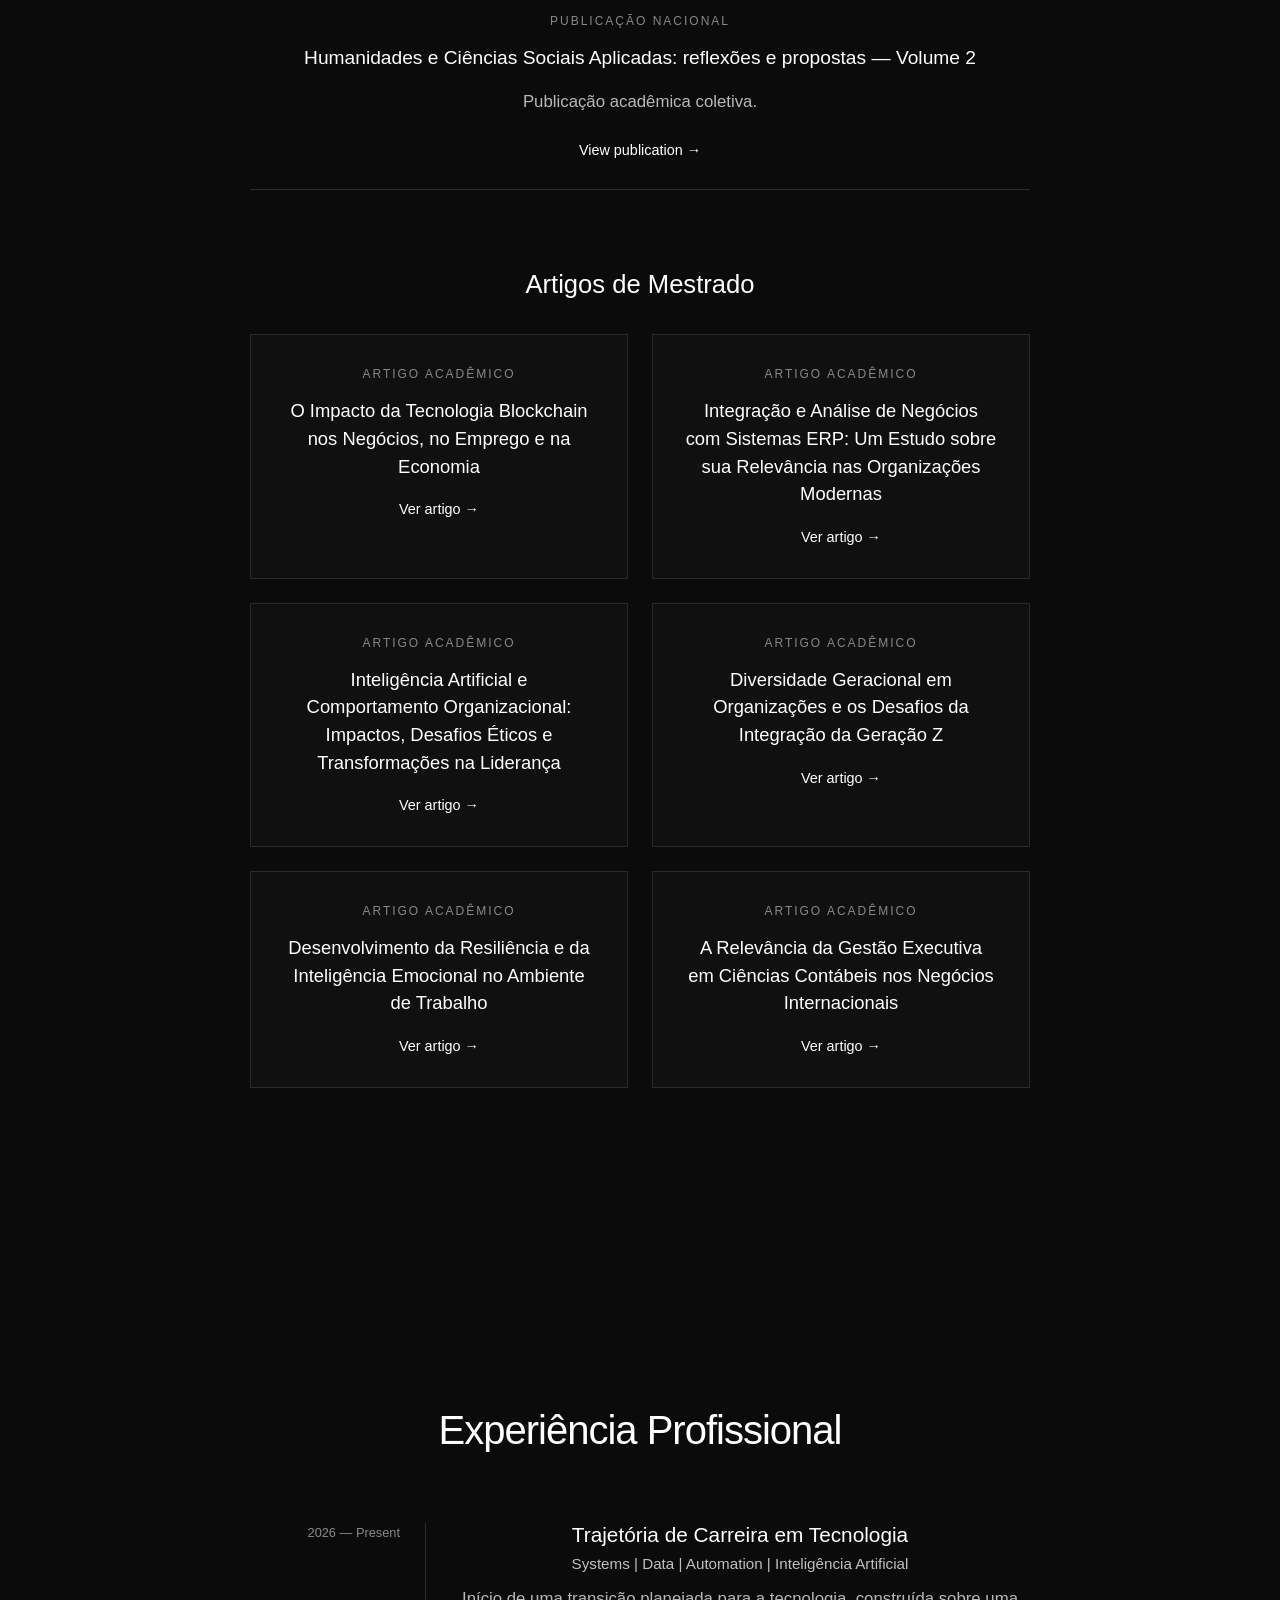
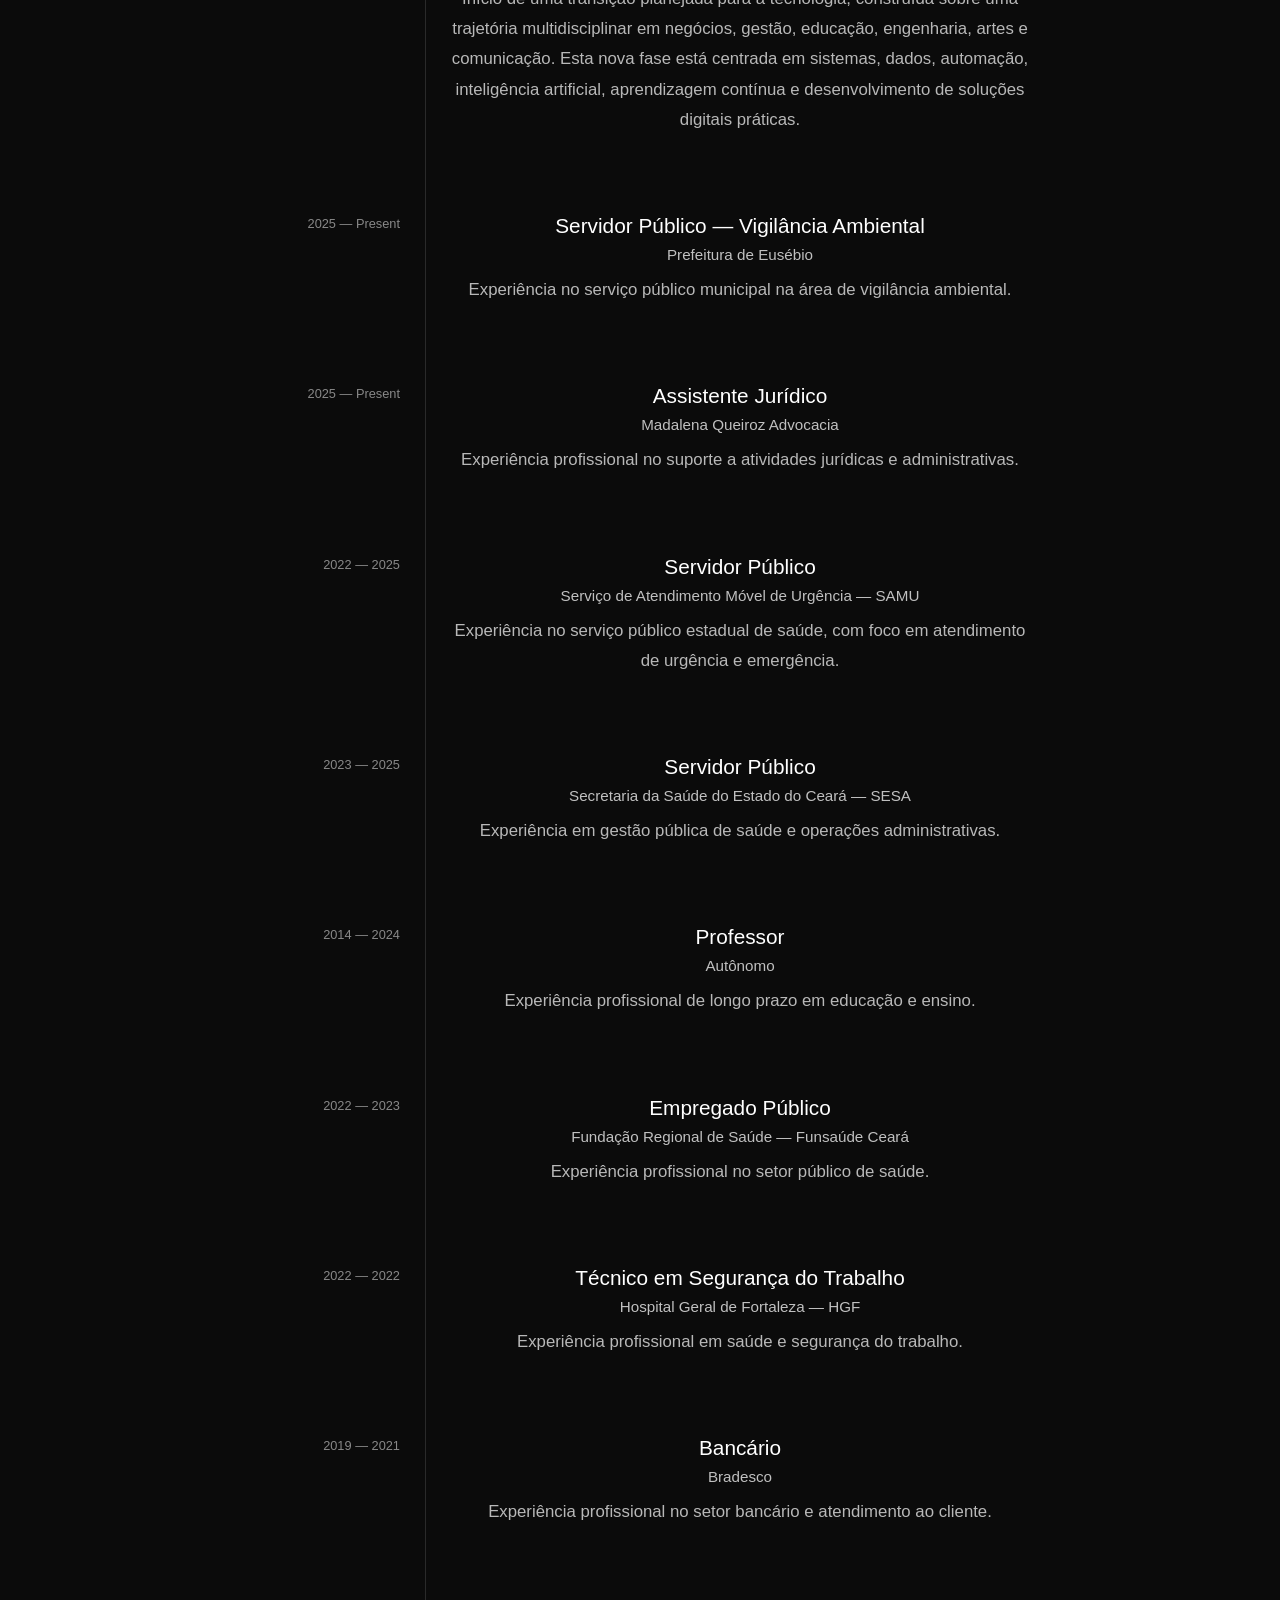
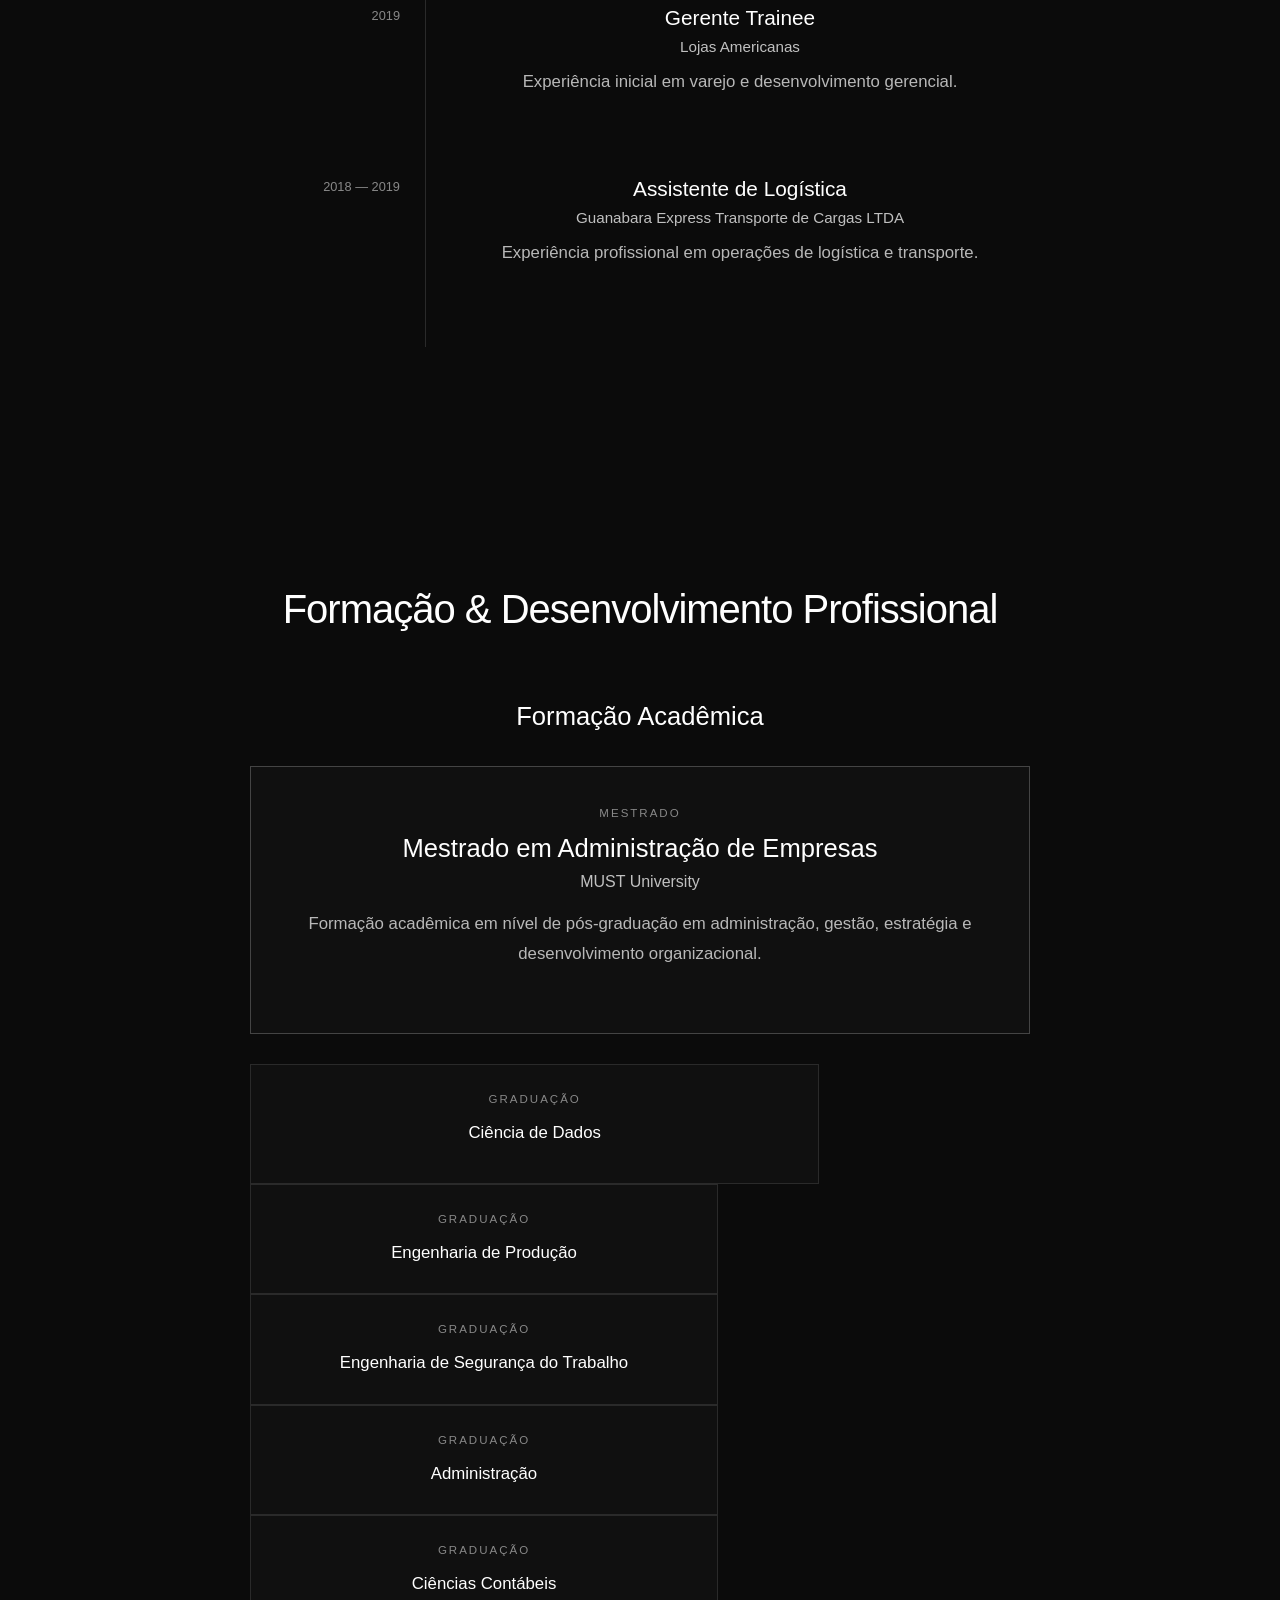
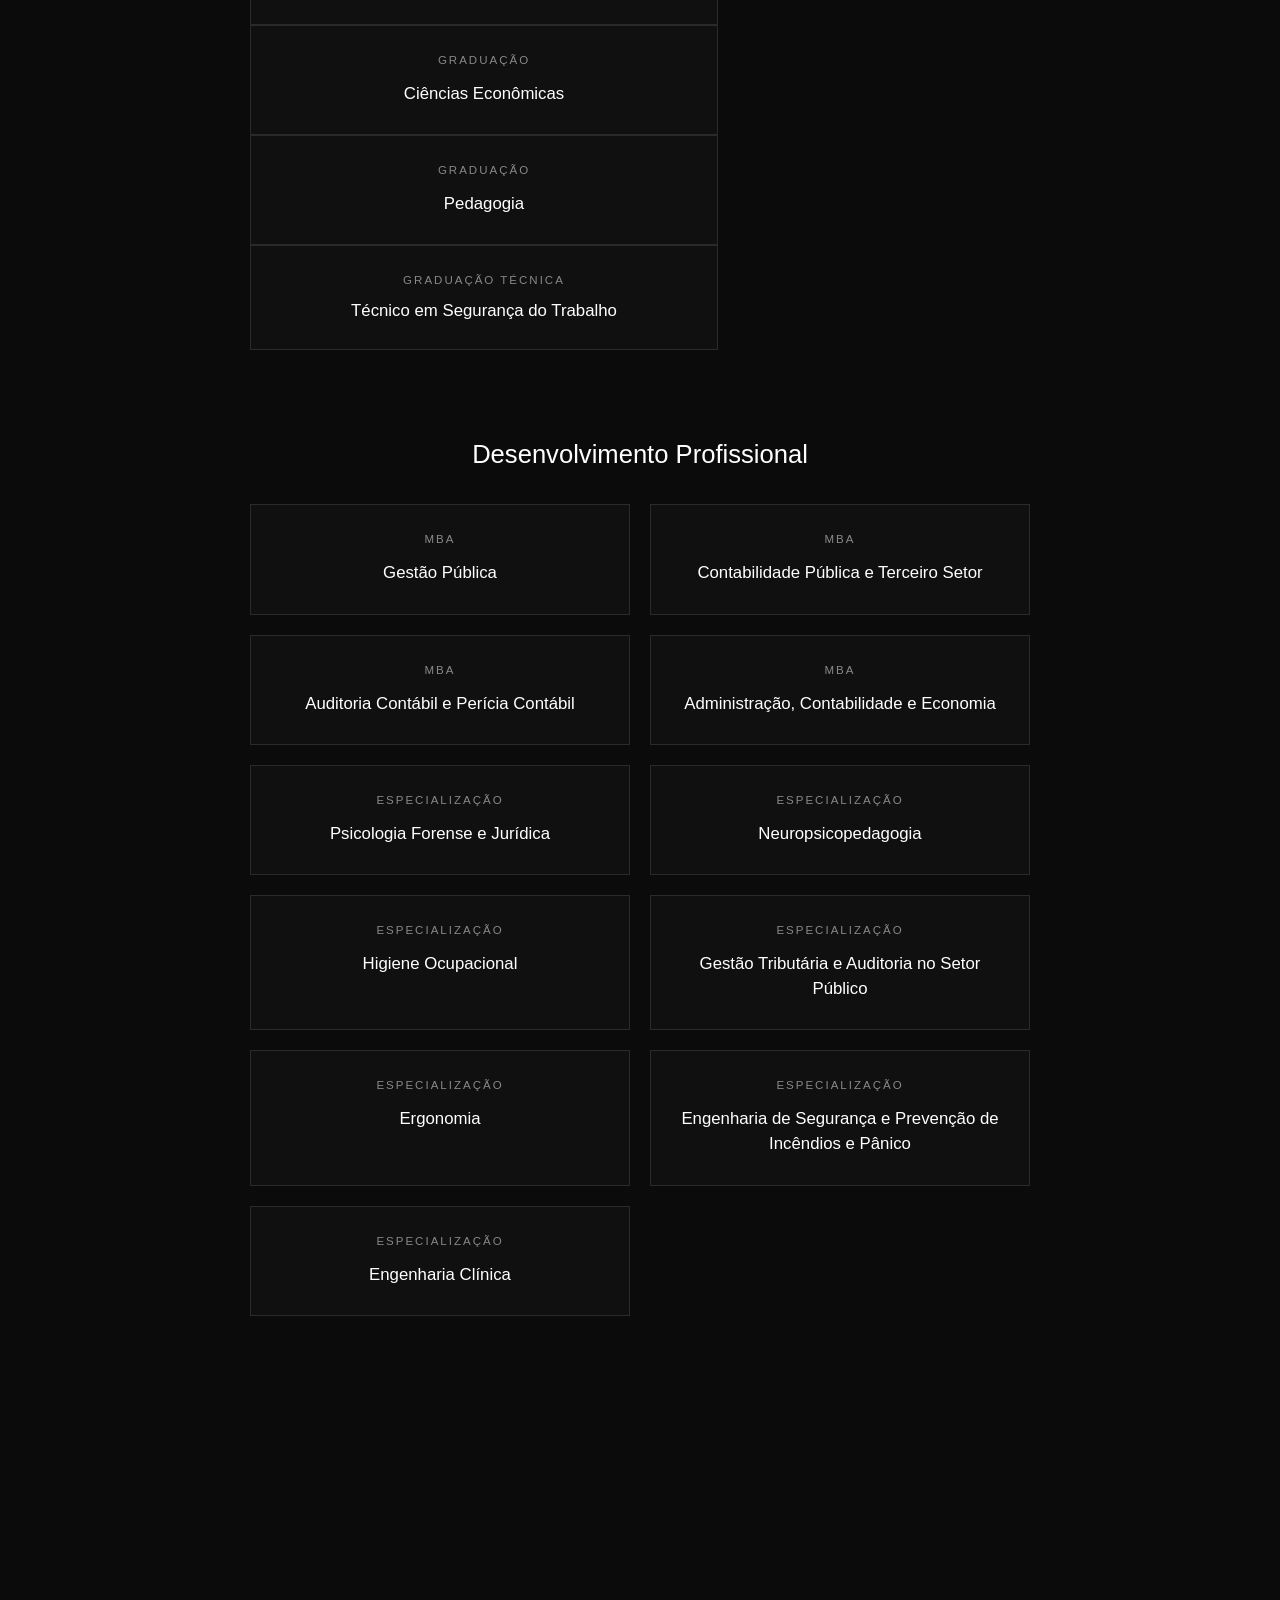
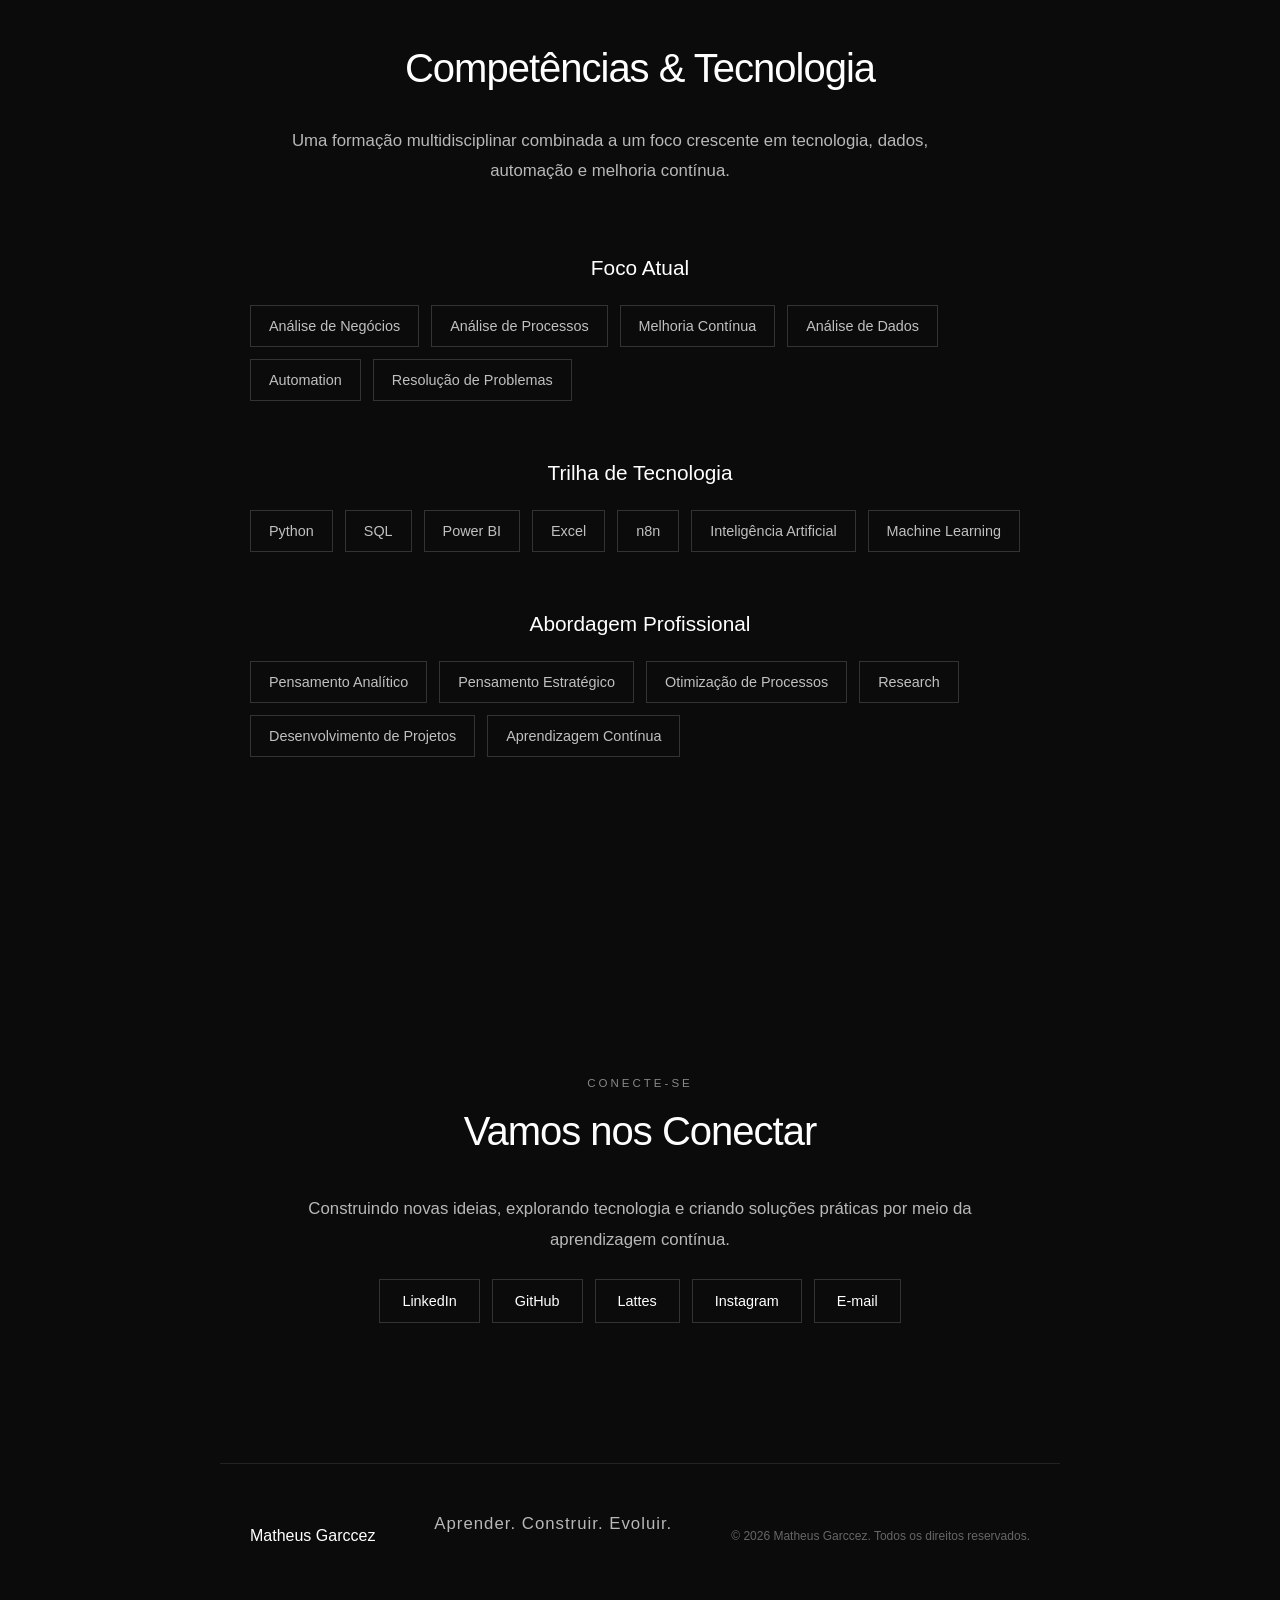
<file: pt.html>
<!DOCTYPE html>
<html lang="pt-BR">
<head>
    <link rel="stylesheet" href="css/style.css">
    <meta charset="UTF-8">
    <meta name="viewport" content="width=device-width, initial-scale=1.0">
    <title>Matheus Garccez | Portfólio Profissional</title>
</head>
<body>
    <nav class="navbar">

    <div class="nav-logo">
        MG
    </div>

    <div class="nav-links">

        <a href="#about">Sobre</a>
        <a href="#projects">Projetos</a>
        <a href="#publications">Publicações</a>
        <a href="#experience">Experiência</a>
        <a href="#education">Formação</a>
        <a href="#skills">Competências</a>
        <a href="#connect">Conectar</a>

        <div class="language-switch" style="margin-left: 18px; white-space: nowrap; font-size: 0.85rem;">
            <a href="index.html" style="text-decoration: none; font-weight: 400;">EN</a>
            <span style="opacity: .6; margin: 0 5px;">|</span>
            <a href="pt.html" style="text-decoration: none; font-weight: 700;">PT</a>
        </div>

    </div>

</nav>
<section id="hero">

    <h1>Matheus Garccez</h1>

    <p class="position">
        Tecnologia | Dados | Automação | Melhoria Contínua
    </p>

    <p class="tagline">
        Aprender. Construir. Evoluir.
    </p>

    <div class="hero-buttons">
    <a href="https://www.linkedin.com/in/matheusgarccez/" target="_blank">LinkedIn</a>
    <a href="https://github.com/mattgarccez/Matheus-Garccez-Portfolio" target="_blank">GitHub</a>
    <a href="https://lattes.cnpq.br/0379543158382217" target="_blank">Lattes</a>
    <a href="https://www.instagram.com/mattgarccez/" target="_blank">Instagram</a>
    <a href="https://www.youtube.com/@mattgarccez" target="_blank">YouTube</a>
</div>

    
<section id="about">

    <h2>Sobre Mim</h2>

    <p>
        Meu nome é Matheus Rocha Garcez Macedo, nascido em 1995. Minha trajetória profissional começou no meio artístico, aos 14 anos. Posteriormente, segui carreira como cantor, integrando a dupla brasileira Matheus Rocha e Vicente dos 18 aos 22 anos. Após deixar a música, decidi dedicar-me aos estudos e ao desenvolvimento acadêmico.
    </p>

    <p>
        Ao longo da minha trajetória, explorei diferentes áreas, incluindo artes e comunicação, negócios, gestão, educação, engenharia e melhoria contínua. Hoje, encontrei na Análise de Dados meu principal interesse profissional, enxergando nessa área uma oportunidade de transformar informações em resultados mensuráveis por meio do pensamento analítico, da tecnologia e de soluções orientadas por dados.
    </p>

    <p>
        Estou continuamente desenvolvendo minhas habilidades em análise de dados, SQL, Python, Business Intelligence, automação e inteligência artificial, combinando minha formação multidisciplinar com uma abordagem prática e orientada a resultados.
    </p>

    <p>
        Acredito que o desenvolvimento profissional não é um destino, mas um processo contínuo de aprender, construir e evoluir.
    </p>


<section id="focus">

    <h2>Foco</h2>

    <div class="focus-grid">

        <div class="focus-card">
            <h3>Tecnologia</h3>
            <p>
                Explorando a tecnologia como ferramenta para construir soluções práticas, melhorar processos e criar novas possibilidades.
            </p>
        </div>

        <div class="focus-card">
            <h3>Dados</h3>
            <p>
                Transformando dados em insights que apoiam análises, tomada de decisão e melhoria contínua.
            </p>
        </div>

        <div class="focus-card">
            <h3>Automação</h3>
            <p>
                Projetando fluxos de trabalho e soluções automatizadas que reduzem tarefas repetitivas e aumentam a eficiência.
            </p>
        </div>
        <div class="focus-card">
            <h3>Inteligência Artificial</h3>
            <p>
                Explorando a inteligência artificial para desenvolver soluções inteligentes, aprimorar a tomada de decisão e criar novas possibilidades.
           </p>
        </div>

    </div>

</section>
<section id="projects">

    <h2>Projetos</h2>

    <h3 class="project-group-title">Projeto em Destaque</h3>

<div class="projects-grid">

    <article class="project-card">
            <span class="project-status">Em Andamento</span>
            <h3>Project LBE</h3>
            <p>
                Portfólio pessoal de tecnologia focado em aprendizagem contínua, desenvolvimento profissional e projetos práticos.
            </p>
        </article>

    </div>

    <h3 class="project-group-title">Projetos Pessoais &amp; Profissionais</h3>

    <div class="projects-grid">

        <article class="project-card">
            <span class="project-status">Concluído</span>
            <h3>Matheus Rocha e Vicente</h3>
            <p>
                Concluído professional project developed as part of my previous experience.
            </p><a href="https://www.facebook.com/matheusrochaevicente/" target="_blank">
    Ver projeto →
</a>
        </article>

        <article class="project-card">
            <span class="project-status">Em Andamento</span>
            <h3>Omnifato</h3>
            <p>
                Projeto de conteúdo e conhecimento focado em pesquisa, comunicação e desenvolvimento de presença digital.
            </p><a href="https://www.instagram.com/omnifato/" target="_blank">
    Visitar Instagram →
</a>
        </article>

        <article class="project-card">
            <span class="project-status">Em Andamento</span>
            <h3>Filosofia &amp; Saúde</h3>
            <p>
                Projeto de conteúdo que explora a interseção entre filosofia, ciência, saúde e desenvolvimento humano.
            </p><a href="https://www.instagram.com/filosofiaesaude/" target="_blank">
    Visitar Instagram →
</a>
        </article>

    </div>

    <h3 class="project-group-title">Projetos de Tecnologia</h3>

    <div class="projects-grid">

        <article class="project-card">
            <span class="project-status">Em Expansão</span>
            <h3>Projetos de Tecnologia</h3>
            <p>
                Coleção crescente de projetos práticos focados em automação, dados, inteligência artificial, sistemas e soluções digitais.
            </p>
            <a href="https://github.com/mattgarccez/Matheus-Garccez-Portfolio/tree/main/01-Tech" target="_blank">
                Explore Projetos de Tecnologia →
            </a>
        </article>

    </div>

</section>
<section id="publications">

    <h2>Publicações &amp; Trabalhos Acadêmicos</h2>

    <div class="featured-research">

        <span class="publication-type">Dissertação de Mestrado</span>

        <h3>
            O Impacto da Cibersegurança na Tomada de Decisões Estratégicas em Organizações Brasileiras
        </h3>

        <p class="research-subtitle">
            Uma análise da relação entre gestão de riscos, governança e estratégia organizacional.
        </p>

        <p>
            Dissertação de mestrado desenvolvida no Mestrado
            em Administração da MUST University.
        </p>

        <a href="02-Academic/03-Dissertation/Dissertation%20-%20Msc%20Business%20Administration.pdf" target="_blank">Ver dissertação →</a>

    </div>


    <div class="academic-group">

        <h3 class="group-title">Publicações Nacionais</h3>

        <div class="academic-list">

            <article class="academic-item">

                <span class="publication-type">Publicação Nacional</span>

                <h4>
                    Notificação Compulsória e Subnotificação:
                    O Papel dos Sistemas de Informação em Saúde e da
                    Legislação sobre Denúncia de Violência Obstétrica
                </h4>

                <a href="02-Academic/02-Publications/Mandatory%20Reporting%20and%20Underreporting.pdf.pdf" target="_blank">View publication →</a>

            </article>


            <article class="academic-item">

                <span class="publication-type">Publicação Nacional</span>

                <h4>
                    A Pandemia da Ansiedade e o Uso Compulsivo de Ecrãs
                    (Telas): Análise da Relação entre a Hiperconexão e o
                    Aumento de Transtornos de Ansiedade e Depressão em
                    Diferentes Faixas Etárias
                </h4>

                <a href="02-Academic/02-Publications/Anxiety%20Pandemic%20and%20Compulsive%20Screen%20Use.pdf.pdf" target="_blank">View publication →</a>
            </article>


            <article class="academic-item">

                <span class="publication-type">Publicação Nacional</span>

                <h4>
                    Humanidades e Ciências Sociais Aplicadas:
                    reflexões e propostas — Volume 2
                </h4>

                <p>
                    Publicação acadêmica coletiva.
                </p>

                <a href="02-Academic/02-Publications/Impact%20of%20E-Commerce%20on%20Local%20Economy.pdf.pdf" target="_blank">View publication →</a>

            </article>

        </div>

    </div>


    <div class="academic-group">

        <h3 class="group-title">Artigos de Mestrado</h3>

        <div class="papers-grid">


            <article class="paper-card">

                <span class="publication-type">Artigo Acadêmico</span>

                <h4>
                    O Impacto da Tecnologia Blockchain nos Negócios, no Emprego e na Economia
                </h4>

                <a href="02-Academic/01-Research/01-MSc-Papers/The%20Impact%20of%20Blockchain%20on%20Business%2C%20Employment%20and%20the%20Economy.pdf" target="_blank">Ver artigo →</a>

            </article>


            <article class="paper-card">

                <span class="publication-type">Artigo Acadêmico</span>

                <h4>
                    Integração e Análise de Negócios com Sistemas ERP: Um Estudo sobre sua Relevância nas Organizações Modernas
                </h4>

                <a href="02-Academic/01-Research/01-MSc-Papers/ERP%20Systems%20and%20Business%20Analysis.pdf" target="_blank">Ver artigo →</a>

            </article>


            <article class="paper-card">

                <span class="publication-type">Artigo Acadêmico</span>

                <h4>
                    Inteligência Artificial e Comportamento Organizacional: Impactos, Desafios Éticos e Transformações na Liderança
                </h4>

                <a href="02-Academic/01-Research/01-MSc-Papers/Artificial%20Intelligence%20and%20Organizational%20Behavior.pdf" target="_blank">Ver artigo →</a>

            </article>


            <article class="paper-card">

                <span class="publication-type">Artigo Acadêmico</span>

                <h4>
                    Diversidade Geracional em Organizações e os Desafios
                    da Integração da Geração Z
                </h4>

                <a href="02-Academic/01-Research/01-MSc-Papers/Generational%20Diversity%20and%20Generation%20Z%20in%20Organizations.pdf" target="_blank">Ver artigo →</a>

            </article>


            <article class="paper-card">

                <span class="publication-type">Artigo Acadêmico</span>

                <h4>
                    Desenvolvimento da Resiliência e da Inteligência Emocional
                    no Ambiente de Trabalho
                </h4>

                <a href="02-Academic/01-Research/01-MSc-Papers/Resilience%20and%20Emotional%20Intelligence%20in%20the%20Workplace.pdf" target="_blank">Ver artigo →</a>

            </article>


            <article class="paper-card">

                <span class="publication-type">Artigo Acadêmico</span>

                <h4>
                    A Relevância da Gestão Executiva em Ciências Contábeis
                    nos Negócios Internacionais
                </h4>

                <a href="02-Academic/01-Research/01-MSc-Papers/Executive%20Managerial%20Ciências Contábeis%20in%20International%20Business.pdf" target="_blank">Ver artigo →</a>

            </article>


        </div>

    </div>

</section>
<section id="experience">

    <h2>Experiência Profissional</h2>

    <div class="experience-timeline">

        <article class="experience-item">
            <span class="experience-period">2026 — Present</span>

            <div class="experience-content">
                <h3>Trajetória de Carreira em Tecnologia</h3>
                <h4>Systems | Data | Automation | Inteligência Artificial</h4>
                <p>
                    Início de uma transição planejada para a tecnologia, construída sobre uma trajetória multidisciplinar
                    em negócios, gestão, educação, engenharia, artes e comunicação.
                    Esta nova fase está centrada em sistemas, dados, automação, inteligência artificial,
                    aprendizagem contínua e desenvolvimento de soluções digitais práticas.
                </p>
            </div>
        </article>


        <article class="experience-item">
            <span class="experience-period">2025 — Present</span>

            <div class="experience-content">
                <h3>Servidor Público — Vigilância Ambiental</h3>
                <h4>Prefeitura de Eusébio</h4>
                <p>
                    Experiência no serviço público municipal na área de vigilância ambiental.
                </p>
            </div>
        </article>


        <article class="experience-item">
            <span class="experience-period">2025 — Present</span>

            <div class="experience-content">
                <h3>Assistente Jurídico</h3>
                <h4>Madalena Queiroz Advocacia</h4>
                <p>
                    Experiência profissional no suporte a atividades jurídicas e administrativas.
                </p>
            </div>
        </article>


        <article class="experience-item">
            <span class="experience-period">2022 — 2025</span>

            <div class="experience-content">
                <h3>Servidor Público</h3>
                <h4>Serviço de Atendimento Móvel de Urgência — SAMU</h4>
                <p>
                    Experiência no serviço público estadual de saúde, com foco em atendimento de urgência e emergência.
                </p>
            </div>
        </article>


        <article class="experience-item">
            <span class="experience-period">2023 — 2025</span>

            <div class="experience-content">
                <h3>Servidor Público </h3>
                <h4>Secretaria da Saúde do Estado do Ceará — SESA</h4>
                <p>
                    Experiência em gestão pública de saúde e operações administrativas.
                </p>
            </div>
        </article>


        <article class="experience-item">
            <span class="experience-period">2014 — 2024</span>

            <div class="experience-content">
                <h3>Professor</h3>
                <h4>Autônomo</h4>
                <p>
                    Experiência profissional de longo prazo em educação e ensino.
                </p>
            </div>
        </article>


        <article class="experience-item">
            <span class="experience-period">2022 — 2023</span>

            <div class="experience-content">
                <h3>Empregado Público</h3>
                <h4>Fundação Regional de Saúde — Funsaúde Ceará</h4>
                <p>
                    Experiência profissional no setor público de saúde.
                </p>
            </div>
        </article>


        <article class="experience-item">
            <span class="experience-period">2022 — 2022</span>

            <div class="experience-content">
                <h3>Técnico em Segurança do Trabalho</h3>
                <h4>Hospital Geral de Fortaleza — HGF</h4>
                <p>
                    Experiência profissional em saúde e segurança do trabalho.
                </p>
            </div>
        </article>


        <article class="experience-item">
            <span class="experience-period">2019 — 2021</span>

            <div class="experience-content">
                <h3>Bancário</h3>
                <h4>Bradesco</h4>
                <p>
                    Experiência profissional no setor bancário e atendimento ao cliente.
                </p>
            </div>
        </article>


        <article class="experience-item">
            <span class="experience-period">2019</span>

            <div class="experience-content">
                <h3>Gerente Trainee</h3>
                <h4>Lojas Americanas</h4>
                <p>
                    Experiência inicial em varejo e desenvolvimento gerencial.
                </p>
            </div>
        </article>


        <article class="experience-item">
            <span class="experience-period">2018 — 2019</span>

            <div class="experience-content">
                <h3>Assistente de Logística</h3>
                <h4>Guanabara Express Transporte de Cargas LTDA</h4>
                <p>
                    Experiência profissional em operações de logística e transporte.
                </p>
            </div>
        </article>

    </div>

</section>
<section id="education">

    <h2>Formação &amp; Desenvolvimento Profissional</h2>


    <!-- EDUCATION -->

    <div class="education-group">

        <h3 class="education-group-title">Formação Acadêmica</h3>


        <article class="education-featured">

            <span class="education-type">Mestrado</span>

            <h3>Mestrado em Administração de Empresas</h3>

            <h4>MUST University</h4>

            <p>
                Formação acadêmica em nível de pós-graduação em administração,
                gestão, estratégia e desenvolvimento organizacional.
            </p>

        </article>


<article class="degree-card degree-card-featured">

        
                <span class="education-type">Graduação</span>
                <h4>Ciência de Dados</h4>
            </article>

            <article class="degree-card">
                <span class="education-type">Graduação</span>
                <h4>Engenharia de Produção</h4>
            </article>

            <article class="degree-card">
                <span class="education-type">Graduação</span>
                <h4>Engenharia de Segurança do Trabalho</h4>
            </article>

            <article class="degree-card">
                <span class="education-type">Graduação</span>
                <h4>Administração</h4>
            </article>

            <article class="degree-card">
                <span class="education-type">Graduação</span>
                <h4>Ciências Contábeis</h4>
            </article>

            <article class="degree-card">
                <span class="education-type">Graduação</span>
                <h4>Ciências Econômicas</h4>
            </article>

            <article class="degree-card">
                <span class="education-type">Graduação</span>
                <h4>Pedagogia</h4>
            </article>

                        <article class="technical-education">
                 <span class="education-type">Graduação técnica</span>
                 <h4>Técnico em Segurança do Trabalho</h4>
            </article>

        </div>

    </div>


    <!-- PROFESSIONAL DEVELOPMENT -->

    <div class="education-group">

        <h3 class="education-group-title">
            Desenvolvimento Profissional
        </h3>


        <div class="postgraduate-grid">

            <article class="postgraduate-card">
                <span class="education-type">MBA</span>
                <h4>Gestão Pública</h4>
            </article>

            <article class="postgraduate-card">
                <span class="education-type">MBA</span>
                <h4>Contabilidade Pública e Terceiro Setor</h4>
            </article>

            <article class="postgraduate-card">
                <span class="education-type">MBA</span>
                <h4>Auditoria Contábil e Perícia Contábil</h4>
            </article>

            <article class="postgraduate-card">
                <span class="education-type">MBA</span>
                <h4>Administração, Contabilidade e Economia</h4>
            </article>


            <article class="postgraduate-card">
                <span class="education-type">Especialização</span>
                <h4>Psicologia Forense e Jurídica</h4>
            </article>

            <article class="postgraduate-card">
                <span class="education-type">Especialização</span>
                <h4>Neuropsicopedagogia</h4>
            </article>

            <article class="postgraduate-card">
                <span class="education-type">Especialização</span>
                <h4>Higiene Ocupacional</h4>
            </article>

            <article class="postgraduate-card">
                <span class="education-type">Especialização</span>
                <h4>Gestão Tributária e Auditoria no Setor Público</h4>
            </article>

            <article class="postgraduate-card">
                <span class="education-type">Especialização</span>
                <h4>Ergonomia</h4>
            </article>

            <article class="postgraduate-card">
                <span class="education-type">Especialização</span>
                <h4>Engenharia de Segurança e Prevenção de Incêndios e Pânico</h4>
            </article>

            <article class="postgraduate-card">
                <span class="education-type">Especialização</span>
                <h4>Engenharia Clínica</h4>
            </article>

        </div>

    </div>

</section>
<section id="skills">

    <h2>Competências &amp; Tecnologia</h2>

    <div class="skills-intro">

        <p>
            Uma formação multidisciplinar combinada a um foco crescente
            em tecnologia, dados, automação e melhoria contínua.
        </p>

    </div>


    <div class="skills-group">

        <h3>Foco Atual</h3>

        <div class="skills-list">

            <span>Análise de Negócios</span>
            <span>Análise de Processos</span>
            <span>Melhoria Contínua</span>
            <span>Análise de Dados</span>
            <span>Automation</span>
            <span>Resolução de Problemas</span>

        </div>

    </div>


    <div class="skills-group">

        <h3>Trilha de Tecnologia</h3>

        <div class="skills-list">

            <span>Python</span>
            <span>SQL</span>
            <span>Power BI</span>
            <span>Excel</span>
            <span>n8n</span>
            <span>Inteligência Artificial</span>
            <span>Machine Learning</span>

        </div>

    </div>


    <div class="skills-group">

        <h3>Abordagem Profissional</h3>

        <div class="skills-list">

            <span>Pensamento Analítico</span>
            <span>Pensamento Estratégico</span>
            <span>Otimização de Processos</span>
            <span>Research</span>
            <span>Desenvolvimento de Projetos</span>
            <span>Aprendizagem Contínua</span>

        </div>

    </div>

</section>
<section id="connect">

    <div class="connect-content">

        <span class="section-label">CONECTE-SE</span>

        <h2>Vamos nos Conectar</h2>

        <p>
            Construindo novas ideias, explorando tecnologia e criando
            soluções práticas por meio da aprendizagem contínua.
        </p>


        <div class="connect-links">

            <a href="https://www.linkedin.com/in/matheusgarccez/" target="_blank">
                LinkedIn
            </a>

            <a href="https://github.com/mattgarccez/Matheus-Garccez-Portfolio" target="_blank">GitHub</a>

            <a href="https://lattes.cnpq.br/0379543158382217" target="_blank">
                Lattes
            </a>

            <a href="https://www.instagram.com/mattgarccez/" target="_blank">
                Instagram
            </a>

            <a href="mailto:mattgarccez@gmail.com">
                E-mail
            </a>

        </div>

    </div>

</section>
<footer>

    <div class="footer-content">

        <h3>Matheus Garccez</h3>

        <p>Aprender. Construir. Evoluir.</p>

        <span>© 2026 Matheus Garccez. Todos os direitos reservados.</span>

    </div>

</footer>
</file>
<file: css/style.css>
* {
    margin: 0;
    padding: 0;
    box-sizing: border-box;
}

body {
    background-color: #0b0b0b;
    color: #ffffff;
    font-family: Arial, sans-serif;
}

#hero {
    min-height: 100vh;
    display: flex;
    flex-direction: column;
    justify-content: center;
    align-items: center;
    text-align: center;
    padding: 40px 20px;
}

#hero h1 {
    font-size: clamp(3rem, 8vw, 6rem);
    font-weight: 600;
    letter-spacing: -3px;
    margin-bottom: 24px;
}

#hero .position {
    font-size: clamp(1rem, 2vw, 1.35rem);
    color: #cfcfcf;
    letter-spacing: 1px;
    margin-bottom: 22px;
}

#hero .tagline {
    font-size: 1rem;
    color: #b8b8b8;
    letter-spacing: 3px;
    margin-bottom: 40px;
}

.hero-buttons {
    display: flex;
    gap: 28px;
    margin-top: 8px;
}

.hero-buttons a {
    text-decoration: none;
    color: #b8b8b8;
    font-size: 0.95rem;
    letter-spacing: 1px;
    padding-bottom: 6px;
    border-bottom: 1px solid transparent;
    transition: all 0.3s ease;
}

.hero-buttons a:hover {
    color: #ffffff;
    border-bottom-color: #ffffff;
}
#about {
    max-width: 900px;
    margin: 0 auto;
    padding: 120px 30px;
}

#about h2 {
    font-size: 2.5rem;
    font-weight: 500;
    margin-bottom: 40px;
    letter-spacing: -1px;
}

#about p {
    color: #b8b8b8;
    font-size: 1.05rem;
    line-height: 1.8;
    margin-bottom: 24px;
}
#focus {
    padding: 120px 30px;
    max-width: 1100px;
    margin: 0 auto;
}

#focus h2 {
    font-size: 2.5rem;
    font-weight: 500;
    margin-bottom: 60px;
    letter-spacing: -1px;
}

.focus-grid {
    display: grid;
    grid-template-columns: repeat(2, 1fr);
    gap: 24px;
}

.focus-card {
    padding: 36px;
    border: 1px solid #2a2a2a;
    background-color: #101010;
    transition: all 0.3s ease;
}

.focus-card:hover {
    border-color: #666666;
    transform: translateY(-4px);
}
.focus-card:hover *,

.project-card:hover *,

.paper-card:hover *,

.degree-card:hover *,

.postgraduate-card:hover *,

.education-featured:hover *,

.technical-education:hover * {

color: #E2E2E2;}

.focus-card h3 {
    font-size: 1.35rem;
    font-weight: 500;
    margin-bottom: 18px;
}

.focus-card p {
    color: #a8a8a8;
    line-height: 1.7;
    font-size: 0.98rem;
}
#projects {
    padding: 120px 30px;
    max-width: 1100px;
    margin: 0 auto;
}

#projects h2 {
    font-size: 2.5rem;
    font-weight: 500;
    margin-bottom: 60px;
    letter-spacing: -1px;
}

.projects-grid {
    display: grid;
    grid-template-columns: repeat(2, 1fr);
    gap: 24px;
}

.project-card {
    padding: 36px;
    border: 1px solid #2a2a2a;
    background-color: #101010;
    transition: all 0.3s ease;
}

.project-card:hover {
    border-color: #666666;
    transform: translateY(-4px);
}

.project-status {
    display: block;
    color: #888888;
    font-size: 0.75rem;
    letter-spacing: 2px;
    text-transform: uppercase;
    margin-bottom: 20px;
}

.project-card h3 {
    font-size: 1.4rem;
    font-weight: 500;
    margin-bottom: 18px;
}

.project-card p {
    color: #a8a8a8;
    line-height: 1.7;
    font-size: 0.98rem;
}
#publications {
    padding: 120px 30px;
    max-width: 1100px;
    margin: 0 auto;
}

#publications h2 {
    font-size: 2.5rem;
    font-weight: 500;
    margin-bottom: 60px;
    letter-spacing: -1px;
}

.featured-research {
    padding: 45px;
    border: 1px solid #444444;
    background-color: #101010;
    margin-bottom: 90px;
}

.featured-research h3 {
    font-size: 1.8rem;
    font-weight: 500;
    line-height: 1.4;
    margin-bottom: 18px;
}

.research-subtitle {
    color: #c0c0c0;
    font-size: 1.05rem;
    line-height: 1.7;
    margin-bottom: 18px;
}

.featured-research p {
    color: #a8a8a8;
    line-height: 1.7;
    margin-bottom: 24px;
}

.academic-group {
    margin-bottom: 80px;
}

.group-title {
    font-size: 1.6rem;
    font-weight: 500;
    margin-bottom: 35px;
}
.project-group-title {
    font-size: 1.15rem;
    font-weight: 500;
    margin-top: 45px;
    margin-bottom: 20px;
    letter-spacing: 0.5px;
}
.academic-list {
    display: flex;
    flex-direction: column;
}

.academic-item {
    padding: 30px 0;
    border-top: 1px solid #2a2a2a;
}

.academic-item:last-child {
    border-bottom: 1px solid #2a2a2a;
}

.academic-item h4 {
    font-size: 1.2rem;
    font-weight: 500;
    line-height: 1.5;
    margin-bottom: 14px;
}

.academic-item p {
    color: #a8a8a8;
    margin-bottom: 14px;
}

.papers-grid {
    display: grid;
    grid-template-columns: repeat(2, 1fr);
    gap: 24px;
}

.paper-card {
    padding: 32px;
    border: 1px solid #2a2a2a;
    background-color: #101010;
    transition: all 0.3s ease;
}

.paper-card:hover {
    border-color: #666666;
    transform: translateY(-4px);
}

.paper-card h4 {
    font-size: 1.15rem;
    font-weight: 500;
    line-height: 1.5;
    margin-bottom: 20px;
}

.publication-type {
    display: block;
    color: #888888;
    font-size: 0.75rem;
    letter-spacing: 2px;
    text-transform: uppercase;
    margin-bottom: 16px;
}

.featured-research a,
.academic-item a,
.paper-card a {
    color: #ffffff;
    text-decoration: none;
    font-size: 0.9rem;
}

.featured-research a:hover,
.academic-item a:hover,
.paper-card a:hover {
    text-decoration: underline;
}
#experience {
    padding: 120px 30px;
    max-width: 1000px;
    margin: 0 auto;
}

#experience h2 {
    font-size: 2.5rem;
    font-weight: 500;
    margin-bottom: 70px;
    letter-spacing: -1px;
}

.experience-timeline {
    position: relative;
}

.experience-timeline::before {
    content: "";
    position: absolute;
    left: 175px;
    top: 0;
    bottom: 0;
    width: 1px;
    background-color: #2a2a2a;
}

.experience-item {
    display: grid;
    grid-template-columns: 150px 1fr;
    gap: 50px;
    position: relative;
    padding-bottom: 55px;
}

.experience-period {
    color: #888888;
    font-size: 0.8rem;
    line-height: 1.5;
    text-align: right;
    white-space: nowrap;
}

.experience-content {
    position: relative;
}

.experience-content::before {
    display: none;
    content: "";
    position: absolute;
    left: -25px;
    top: 5px;
    width: 7px;
    height: 7px;
    border: 1px solid #888888;
    background-color: #0b0b0b;
}

.experience-content h3 {
    font-size: 1.3rem;
    font-weight: 500;
    margin-bottom: 8px;
}

.experience-content h4 {
    color: #c0c0c0;
    font-size: 0.95rem;
    font-weight: 400;
    margin-bottom: 12px;
}

.experience-content p {
    color: #999999;
    line-height: 1.7;
    font-size: 0.95rem;
}
#education {
    padding: 120px 30px;
    max-width: 1100px;
    margin: 0 auto;
}

#education > h2 {
    font-size: 2.5rem;
    font-weight: 500;
    margin-bottom: 70px;
    letter-spacing: -1px;
}

.education-group {
    margin-bottom: 90px;
    margin-top: 70px;
}

.education-group-title {
    font-size: 1.6rem;
    font-weight: 500;
    margin-bottom: 35px;
}

.education-featured {
    padding: 40px;
    border: 1px solid #444444;
    background-color: #101010;
    margin-bottom: 30px;
}

.education-featured h3 {
    font-size: 1.6rem;
    font-weight: 500;
    margin-bottom: 10px;
}

.education-featured h4 {
    color: #c0c0c0;
    font-size: 1rem;
    font-weight: 400;
    margin-bottom: 18px;
}

.education-featured p {
    color: #999999;
    line-height: 1.7;
    max-width: 750px;
}

.education-type {
    display: block;
    color: #888888;
    font-size: 0.72rem;
    letter-spacing: 2px;
    text-transform: uppercase;
    margin-bottom: 15px;
}

.degrees-grid {
    display: grid;
    grid-template-columns: repeat(2, 1fr);
    gap: 20px;
}

.degree-card {
    padding: 28px;
    width: 60%;
    border: 1px solid #2a2a2a;
    background-color: #101010;
}
.degree-card-featured {

width: 73%;

min-height: 120px;

}
.degree-card h4 {
    font-size: 1.05rem;
    font-weight: 500;
    line-height: 1.5;
}

.technical-education {
    padding: 28px;
    width: 60%;
    border: 1px solid #2a2a2a;
    background-color: #101010;
}

.technical-education h4 {
    font-size: 1.05rem;
    font-weight: 500;
}

.postgraduate-grid {
    display: grid;
    grid-template-columns: repeat(2, 1fr);
    gap: 20px;
}

.postgraduate-card {
    padding: 28px;
    border: 1px solid #2a2a2a;
    background-color: #101010;
    transition: all 0.3s ease;
}

.postgraduate-card:hover,
.degree-card:hover,
.education-featured:hover,
.technical-education:hover {
    border-color: #666666;
    transform: translateY(-3px);
}

.postgraduate-card h4 {
    font-size: 1.05rem;
    font-weight: 500;
    line-height: 1.5;
}
#skills {
    padding: 120px 30px;
    max-width: 1000px;
    margin: 0 auto;
}

#skills > h2 {
    font-size: 2.5rem;
    font-weight: 500;
    margin-bottom: 35px;
    letter-spacing: -1px;
}

.skills-intro {
    max-width: 720px;
    margin-bottom: 70px;
}

.skills-intro p {
    color: #a8a8a8;
    font-size: 1.05rem;
    line-height: 1.8;
}

.skills-group {
    margin-bottom: 60px;
}

.skills-group h3 {
    font-size: 1.3rem;
    font-weight: 500;
    margin-bottom: 25px;
}

.skills-list {
    display: flex;
    flex-wrap: wrap;
    gap: 12px;
}

.skills-list span {
    display: inline-block;
    padding: 12px 18px;
    border: 1px solid #333333;
    color: #c0c0c0;
    font-size: 0.9rem;
    transition: all 0.3s ease;
}

.skills-list span:hover {
    border-color: #777777;
    color: #ffffff;
    transform: translateY(-2px);
}
#connect {
    padding: 140px 30px 100px;
    max-width: 1000px;
    margin: 0 auto;
    text-align: center;
}

.connect-content {
    max-width: 700px;
    margin: 0 auto;
}

.section-label {
    display: block;
    color: #888888;
    font-size: 0.72rem;
    letter-spacing: 3px;
    margin-bottom: 20px;
}

.connect-content h2 {
    font-size: 3rem;
    font-weight: 500;
    margin-bottom: 25px;
    letter-spacing: -1px;
}

.connect-content p {
    color: #a8a8a8;
    font-size: 1.05rem;
    line-height: 1.8;
    margin-bottom: 45px;
}

.connect-links {
    display: flex;
    justify-content: center;
    flex-wrap: wrap;
    gap: 12px;
}

.connect-links a {
    display: inline-block;
    padding: 13px 22px;
    border: 1px solid #333333;
    color: #ffffff;
    text-decoration: none;
    font-size: 0.9rem;
    transition: all 0.3s ease;
}

.connect-links a:hover {
    border-color: #777777;
    transform: translateY(-2px);
}
footer {
    border-top: 1px solid #222222;
    padding: 45px 30px;
    margin-top: 40px;
}

.footer-content {
    max-width: 1000px;
    margin: 0 auto;
    display: flex;
    align-items: center;
    justify-content: space-between;
    gap: 30px;
}

.footer-content h3 {
    font-size: 1rem;
    font-weight: 500;
}

.footer-content p {
    color: #888888;
    font-size: 0.85rem;
    letter-spacing: 1px;
}

.footer-content span {
    color: #666666;
    font-size: 0.75rem;
}
.navbar {
    position: fixed;
    top: 0;
    left: 0;
    width: 100%;
    height: 70px;

    display: flex;
    align-items: center;
    justify-content: space-between;

    padding: 0 40px;

    background-color: rgba(11, 11, 11, 0.92);
    border-bottom: 1px solid #222222;

    z-index: 1000;
}

.nav-logo {
    font-size: 0.9rem;
    font-weight: 500;
    letter-spacing: 2px;
}

.nav-links {
    display: flex;
    align-items: center;
    gap: 24px;
}

.nav-links a {
    color: #999999;
    text-decoration: none;
    font-size: 0.8rem;
    transition: color 0.3s ease;
}

.nav-links a:hover {
    color: #ffffff;
}

html {
    scroll-behavior: smooth;
}
section {
    scroll-margin-top: 90px;
}
@media (max-width: 900px) {

    .navbar {
    position: relative;
    height: auto;
    padding: 18px 20px;
    display: block;
}

.nav-logo {
    text-align: center;
    margin-bottom: 15px;
}

.nav-links {
    display: grid;
    grid-template-columns: repeat(2, 1fr);
    gap: 12px;
    width: 100%;
    max-width: 320px;
    margin: 0 auto;
    text-align: center;
}

    .nav-links a {
        font-size: 0.75rem;
    }

    #hero {
        padding: 140px 20px 100px;
    }

    #hero h1 {
        font-size: 3rem;
    }

    .degrees-grid,
    .postgraduate-grid {
        grid-template-columns: 1fr;
    }

    #education,
    #skills,
    #connect {
        padding-left: 20px;
        padding-right: 20px;
    }

    .footer-content {
        flex-direction: column;
        text-align: center;
    }

}
</file>
